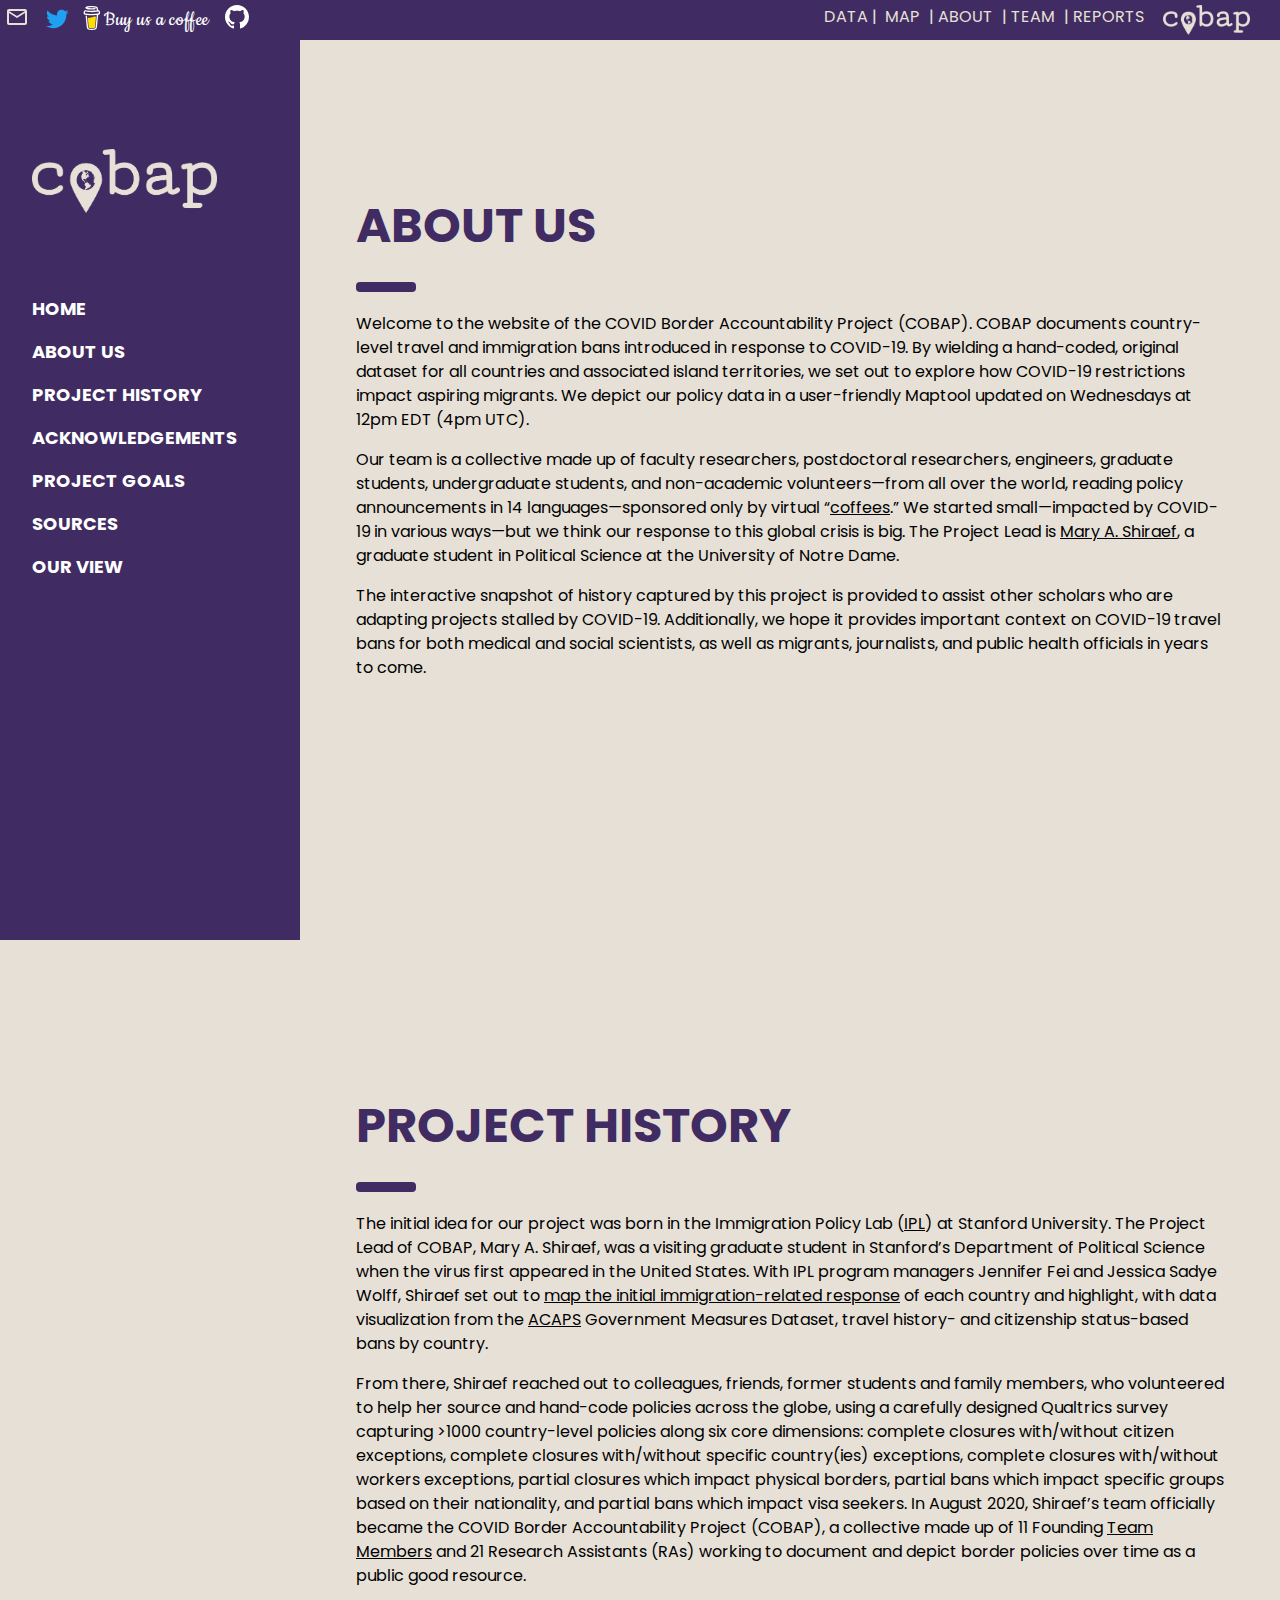
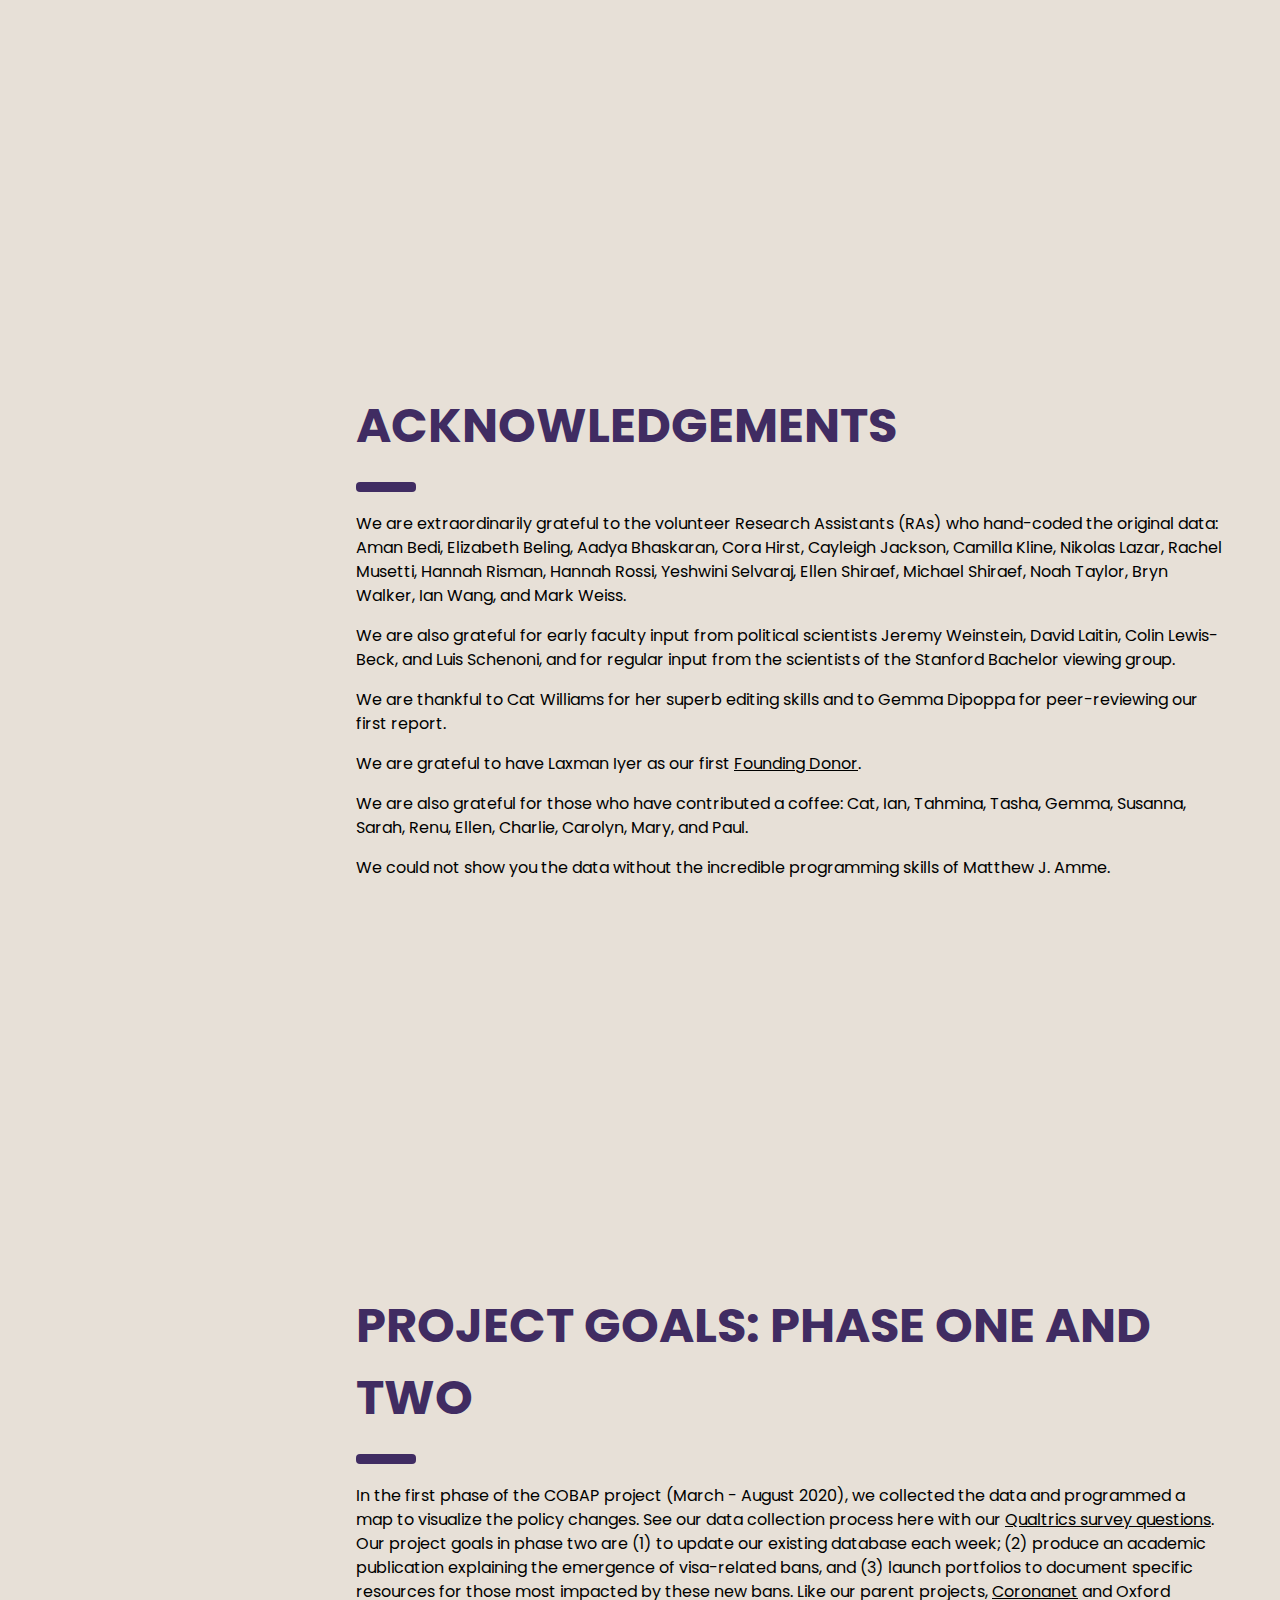
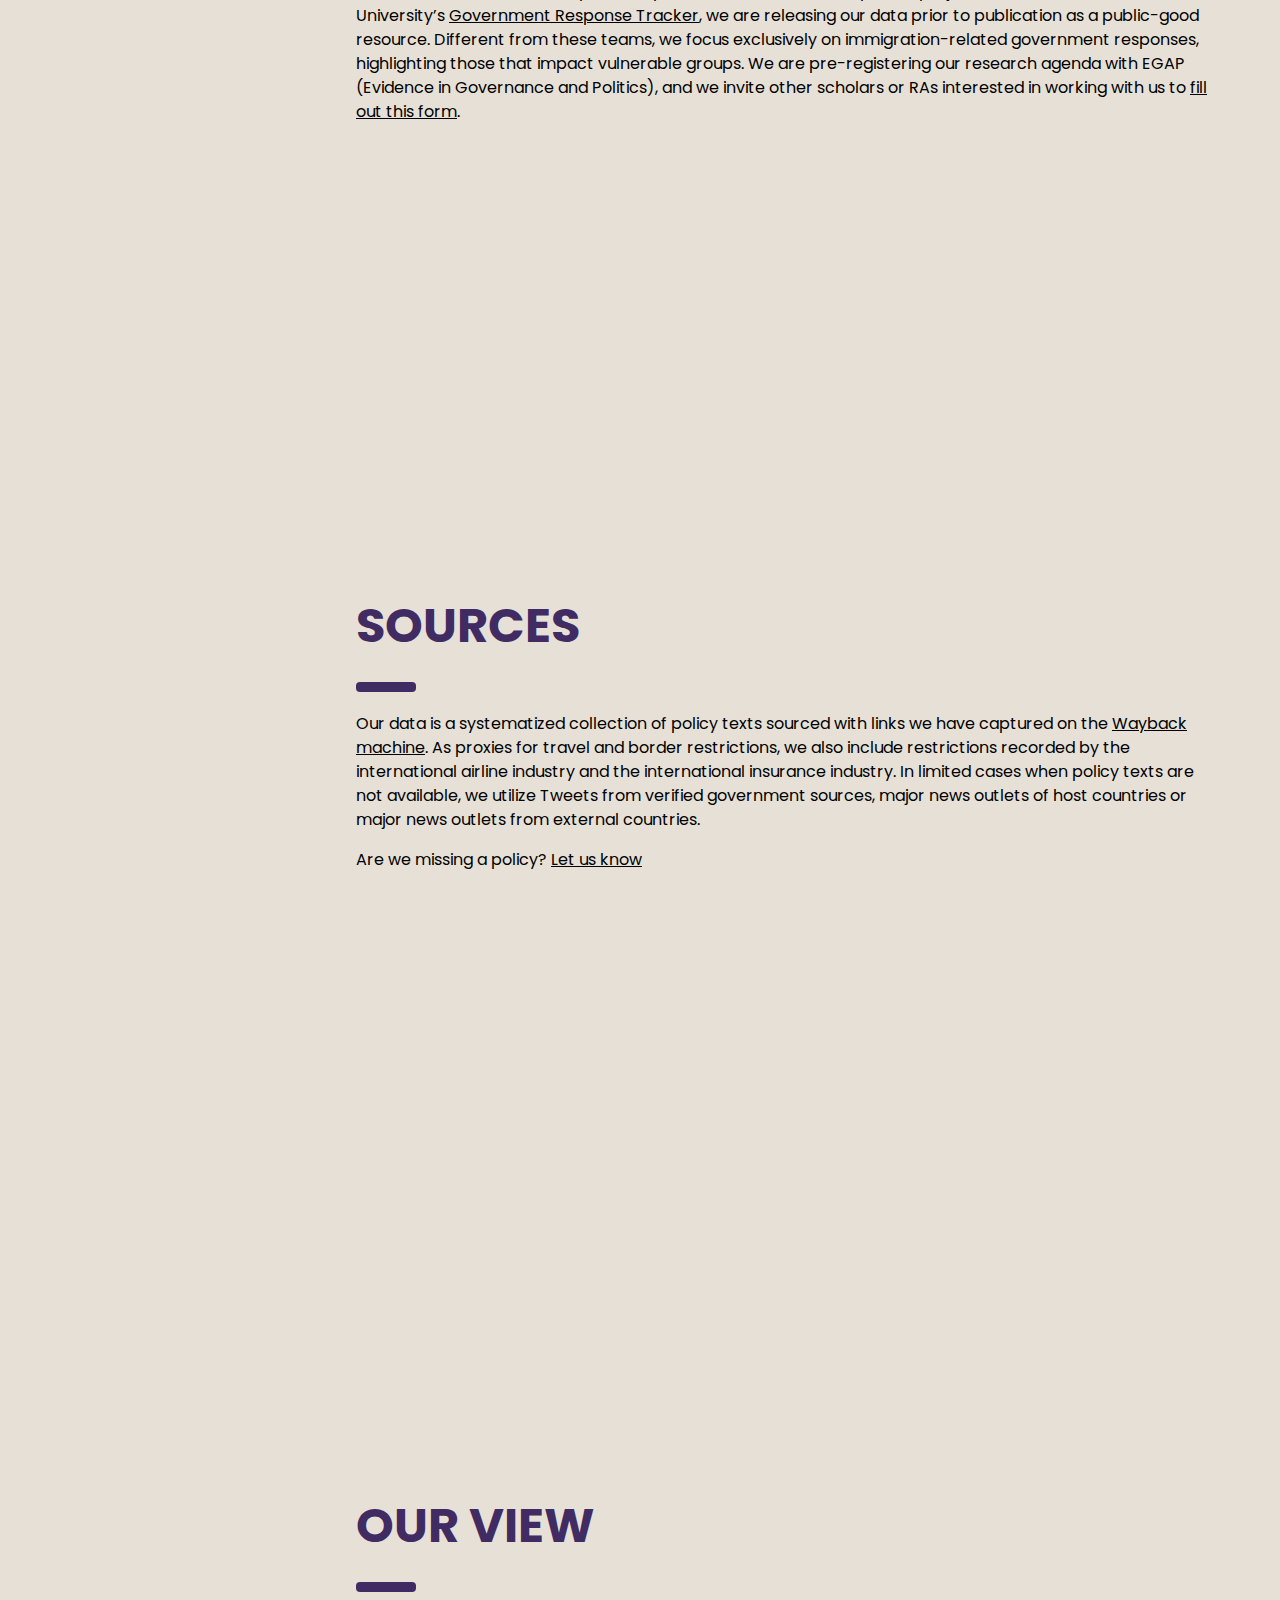
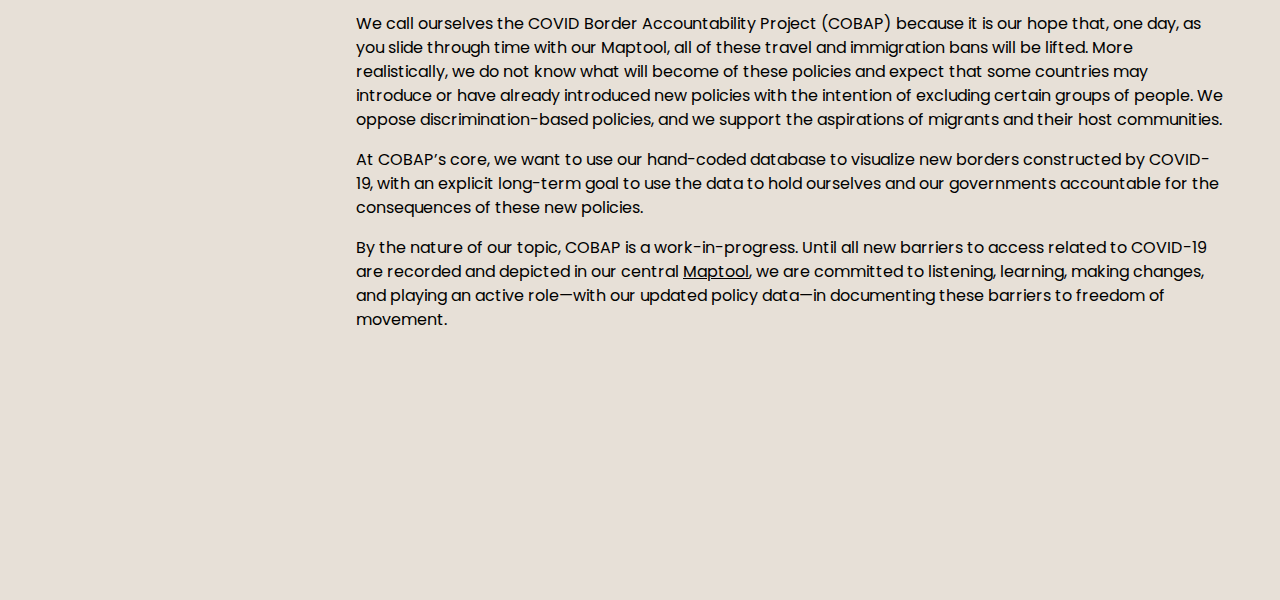
<file: website/about.html>
﻿<!DOCTYPE html>
<html lang="en">
<head>
<script async src="https://www.googletagmanager.com/gtag/js?id=UA-174539863-1"></script>
<script>
  window.dataLayer = window.dataLayer || [];
  function gtag(){dataLayer.push(arguments);}
  gtag('js', new Date());
  gtag('config', 'UA-174539863-1');
</script>
<title>Covid Border Accountability Project</title>
<meta charset="UTF-8">
<link rel="icon" href="favicon.png">
<meta class="top" name="viewport" content="width=device-width, initial-scale=1">
<link rel="stylesheet" href="w3.css">
<link rel="stylesheet" href="https://fonts.googleapis.com/css?family=Poppins">
<script src="https://code.jquery.com/jquery-3.5.1.min.js"></script>
<script> 
$(function(){
  $("#topbar").load("navbar.html"); 
  $("#modal").load("modal.html"); 
});
</script>
    <style>
 @media only screen and (max-width: 600px) {
            .w3-main {
                font-size: 14px;
            }
            h1 {
                font-size: 26px;
            }
            h2 {
                font-size: 22px;
            }
            h3 {
                font-size: 20px;
            }
            h4 {
                font-size: 18px;
            }
            h5 {
                font-size: 16px;
            }
            .w3-container {
            height:unset;
            }

        }

    </style>
</head>
<body>
<div id="modal" class="modal"></div>
<div class="topbar" id="topbar"></div>
<nav class="w3-sidebar w3-purple w3-collapse w3-top w3-large w3-padding" style="z-index:3;width:300px;font-weight:bold;" id="mySidebar"><br>
  <a href="javascript:void(0)" onclick="w3_close()" class="w3-button w3-hide-large w3-display-topleft" style="width:100%;font-size:22px">Close Menu</a>
  <div class="w3-container-side">
    <h3 class="w3-padding-64"><img src='logoim.png' style='width:185px'></h3>
  </div>
  <div class="w3-bar-block">
    <a href="index.html" onclick="w3_close()" class="w3-bar-item w3-button w3-hover-white">HOME</a> 
    <a href="#aboutus" onclick="w3_close()" class="w3-bar-item w3-button w3-hover-white">ABOUT US</a> 
    <a href="#projecthistory" onclick="w3_close()" class="w3-bar-item w3-button w3-hover-white">PROJECT HISTORY</a> 
    <a href="#ack" onclick="w3_close()" class="w3-bar-item w3-button w3-hover-white">ACKNOWLEDGEMENTS</a> 
    <a href="#goals" onclick="w3_close()" class="w3-bar-item w3-button w3-hover-white">PROJECT GOALS</a> 
    <a href="#sources" onclick="w3_close()" class="w3-bar-item w3-button w3-hover-white">SOURCES</a>
    <a href="#view" onclick="w3_close()" class="w3-bar-item w3-button w3-hover-white">OUR VIEW</a>
  </div>
</nav>
<header class="w3-container-side w3-top w3-hide-large w3-purple w3-xlarge w3-padding">
  <a href="javascript:void(0)" class="w3-button w3-purple w3-margin-right" onclick="w3_open()">☰</a>
  <span><img src='logoim.png' style='width:185px'></span>
</header>
<div class="w3-overlay w3-hide-large" onclick="w3_close()" style="cursor:pointer" title="close side menu" id="myOverlay"></div>
<div class="w3-main" style="margin-left:340px;margin-right:40px">

     <a class="top" name="aboutus"></a>
  <div class="w3-container" id="services" >
    <h1 class="w3-xxxlarge w3-text-purple"><b>ABOUT US</b></h1>
    <hr style="width:50px;border:5px solid #402c62; background-color: #402c62;" class="w3-round">
    <p>Welcome to the website of the COVID Border Accountability Project (COBAP). COBAP documents country-level travel and immigration bans introduced in response to COVID-19. By wielding a hand-coded, original dataset for all countries and associated island territories, we set out to explore how COVID-19 restrictions impact aspiring migrants. We depict our policy data in a user-friendly Maptool updated on Wednesdays at 12pm EDT (4pm UTC).  </p>
    <p>Our team is a collective made up of faculty researchers, postdoctoral researchers, engineers, graduate students, undergraduate students, and non-academic volunteers—from all over the world, reading policy announcements in 14 languages—sponsored only by virtual “<a href="https://www.buymeacoffee.com/IaTftgN" target="_blank" rel="noopener noreferrer">coffees</a>.” We started small—impacted by COVID-19 in various ways—but we think our response to this global crisis is big. The Project Lead is <a href="https://politicalscience.nd.edu/people/students/mary-a-shiraef/" target="_blank" rel="noopener noreferrer">Mary A. Shiraef</a>, a graduate student in Political Science at the University of Notre Dame. 
</p>
    <p>The interactive snapshot of history captured by this project is provided to assist other scholars who are adapting projects stalled by COVID-19. Additionally, we hope it provides important context on COVID-19 travel bans for both medical and social scientists, as well as migrants, journalists, and public health officials in years to come.</p>
  </div> 
    <a class="top" name="projecthistory"></a>
  <div class="w3-container" id="projecthistory" >
    <h1 class="w3-xxxlarge w3-text-purple"><b>PROJECT HISTORY</b></h1>
    <hr style="width:50px;border:5px solid #402c62; background-color: #402c62;" class="w3-round">
    <p>The initial idea for our project was born in the Immigration Policy Lab (<a href="https://immigrationlab.org/" target="_blank" rel="noopener noreferrer">IPL</a>) at Stanford University. The Project Lead of COBAP, Mary A. Shiraef, was a visiting graduate student in Stanford’s Department of Political Science when the virus first appeared in the United States. With IPL program managers Jennifer Fei and Jessica Sadye Wolff, Shiraef set out to <a href="https://immigrationlab.org/2020/06/26/will-covid-19-harden-worlds-borders/">map the initial immigration-related response</a> of each country and highlight, with data visualization from the <a href="https://www.acaps.org/" target="_blank" rel="noopener noreferrer">ACAPS</a> Government Measures Dataset, travel history- and citizenship status-based bans by country.</p> 
    <p>From there, Shiraef reached out to colleagues, friends, former students and family members, who volunteered to help her source and hand-code policies across the globe, using a carefully designed Qualtrics survey capturing >1000 country-level policies along six core dimensions: complete closures with/without citizen exceptions, complete closures with/without specific country(ies) exceptions, complete closures with/without workers exceptions, partial closures which impact physical borders, partial bans which impact specific groups based on their nationality, and partial bans which impact visa seekers. In August 2020, Shiraef’s team officially became the COVID Border Accountability Project (COBAP), a collective made up of 11 Founding <a href="team.html">Team Members</a> and 21 Research Assistants (RAs) working to document and depict border policies over time as a public good resource.</p>
  </div> 
    <a class="top" name="ack"></a>
    <div class="w3-container" id="ack">
        <h1 class="w3-xxxlarge w3-text-purple" style="overflow-wrap: break-word;"><b>ACKNOWLEDGEMENTS</b></h1>
        <hr style="width:50px;border:5px solid #402c62; background-color: #402c62;" class="w3-round">
        <p>We are extraordinarily grateful to the volunteer Research Assistants (RAs) who hand-coded the original data: Aman Bedi, Elizabeth Beling, Aadya Bhaskaran, Cora Hirst, Cayleigh Jackson, Camilla Kline, Nikolas Lazar, Rachel Musetti, Hannah Risman, Hannah Rossi, Yeshwini Selvaraj, Ellen Shiraef, Michael Shiraef, Noah Taylor, Bryn Walker, Ian Wang, and Mark Weiss.</p>
        <p>We are also grateful for early faculty input from political scientists Jeremy Weinstein, David Laitin, Colin Lewis-Beck, and Luis Schenoni, and for regular input from the scientists of the Stanford Bachelor viewing group.</p>
        <p>We are thankful to Cat Williams for her superb editing skills and to Gemma Dipoppa for peer-reviewing our first report.</p>
        <p>We are grateful to have Laxman Iyer as our first <a href="https://www.buymeacoffee.com/p/108093" target="_blank" rel="noopener noreferrer">Founding Donor</a>.</p>
        <p>We are also grateful for those who have contributed a coffee: Cat, Ian, Tahmina, Tasha, Gemma, Susanna, Sarah, Renu, Ellen, Charlie, Carolyn, Mary, and Paul. </p>
        <p>We could not show you the data without the incredible programming skills of Matthew J. Amme.</p>
    </div> 
    <a class="top" name="goals"></a>
  <div class="w3-container" id="services" >
    <h1 class="w3-xxxlarge w3-text-purple"><b>PROJECT GOALS: PHASE ONE AND TWO</b></h1>
    <hr style="width:50px;border:5px solid #402c62; background-color: #402c62;" class="w3-round">
    <p>In the first phase of the COBAP project (March - August 2020), we collected the data and programmed a map to visualize the policy changes. See our data collection process here with our <a href="https://docs.google.com/document/d/1ZNf4IMg5D4iF7lzAE5LD_BBXPcngSSUPIM_eaQhwJOs/edit?usp=sharing" target="_blank" rel="noopener noreferrer">Qualtrics survey questions</a>. Our project goals in phase two are (1) to update our existing database each week; (2) produce an academic publication explaining the emergence of visa-related bans, and (3) launch portfolios to document specific resources for those most impacted by these new bans. Like our parent projects, <a href="https://www.coronanet-project.org/download.html" target="_blank" rel="noopener noreferrer">Coronanet</a> and Oxford University’s <a href="https://www.bsg.ox.ac.uk/research/research-projects/coronavirus-government-response-tracker" target="_blank" rel="noopener noreferrer">Government Response Tracker</a>, we are releasing our data prior to publication as a public-good resource. Different from these teams, we focus exclusively on immigration-related government responses, highlighting those that impact vulnerable groups. We are pre-registering our research agenda with EGAP (Evidence in Governance and Politics), and we invite other scholars or RAs interested in working with us to <a href="https://docs.google.com/forms/d/1ID8TwYqmfEQvjuR-CaFphhzL_9uAA6uTem7jnYPxsTA/edit" target="_blank" rel="noopener noreferrer">fill out this form</a>.</p>
  </div> 
    <a class="top" name="sources"></a>
    <div class="w3-container" id="services" >
    <h1 class="w3-xxxlarge w3-text-purple"><b>SOURCES</b></h1>
    <hr style="width:50px;border:5px solid #402c62; background-color: #402c62;" class="w3-round">
    <p>Our data is a systematized collection of policy texts sourced with links we have captured on the <a href="https://archive.org/web/" target="_blank" rel="noopener noreferrer">Wayback machine</a>. As proxies for travel and border restrictions, we also include restrictions recorded by the international airline industry and the international insurance industry. In limited cases when policy texts are not available, we utilize Tweets from verified government sources, major news outlets of host countries or major news outlets from external countries.</p>
    <p>Are we missing a policy? <a href="https://docs.google.com/forms/d/1OGd-56pqT0iRPGv6iJdTnIWWI5vkbF2faAnTz5sDNxI/edit" target="_blank" rel="noopener noreferrer">Let us know</a></p>
  </div> 
    <a class="top" name="view"></a>
    <div class="w3-container" id="services" >
    <h1 class="w3-xxxlarge w3-text-purple"><b>OUR VIEW</b></h1>
    <hr style="width:50px;border:5px solid #402c62; background-color: #402c62;" class="w3-round">
    <p>We call ourselves the COVID Border Accountability Project (COBAP) because it is our hope that, one day, as you slide through time with our Maptool, all of these travel and immigration bans will be lifted. More realistically, we do not know what will become of these policies and expect that some countries may introduce or have already introduced new policies with the intention of excluding certain groups of people. We oppose discrimination-based policies, and we support the aspirations of migrants and their host communities.</p>

    <p>At COBAP’s core, we want to use our hand-coded database to visualize new borders constructed by COVID-19, with an explicit long-term goal to use the data to hold ourselves and our governments accountable for the consequences of these new policies.</p>

    <p>By the nature of our topic, COBAP is a work-in-progress. Until all new barriers to access related to COVID-19 are recorded and depicted in our central <a href="index.html">Maptool</a>, we are committed to listening, learning, making changes, and playing an active role—with our updated policy data—in documenting these barriers to freedom of movement.</p>
  </div>
</div>
<script>
function w3_open() {
  document.getElementById("mySidebar").style.display = "block";
  document.getElementById("myOverlay").style.display = "block";
}

function w3_close() {
  document.getElementById("mySidebar").style.display = "none";
  document.getElementById("myOverlay").style.display = "none";
}
</script>
</body>
</html>
</file>
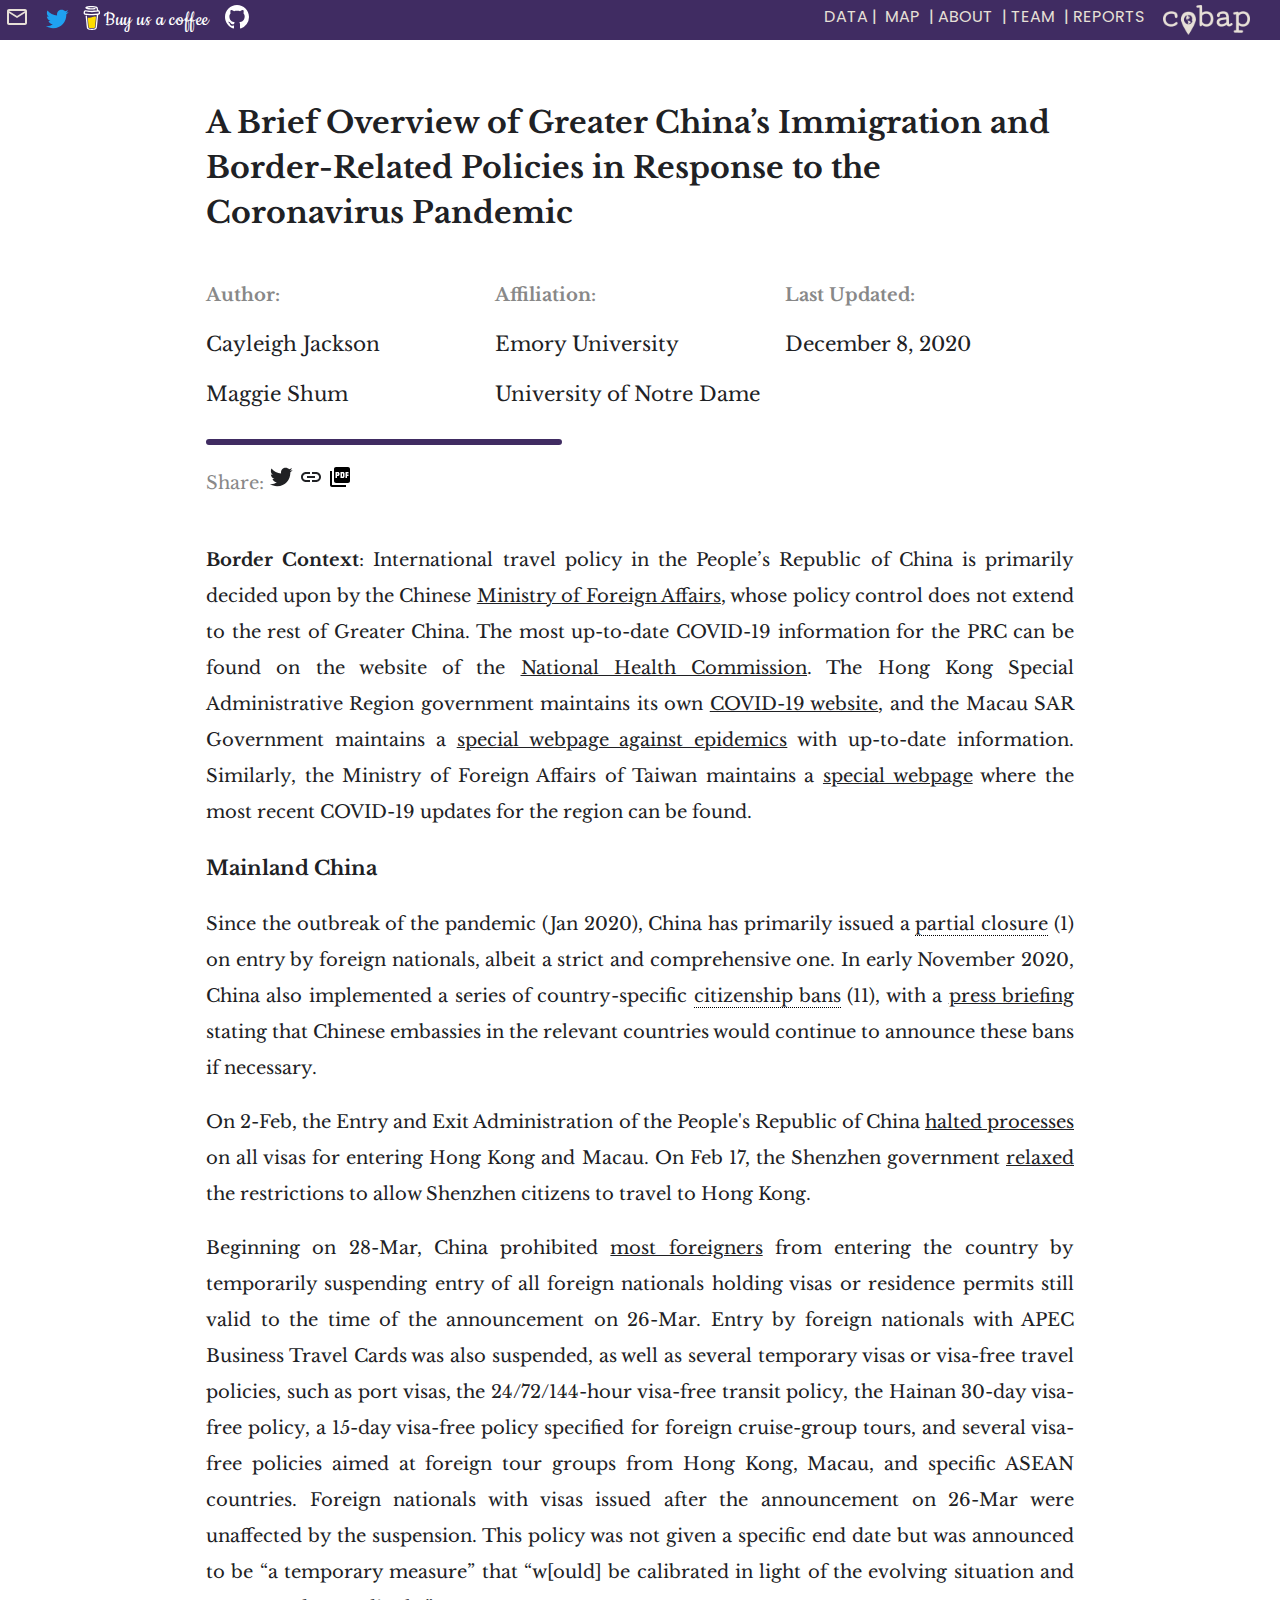
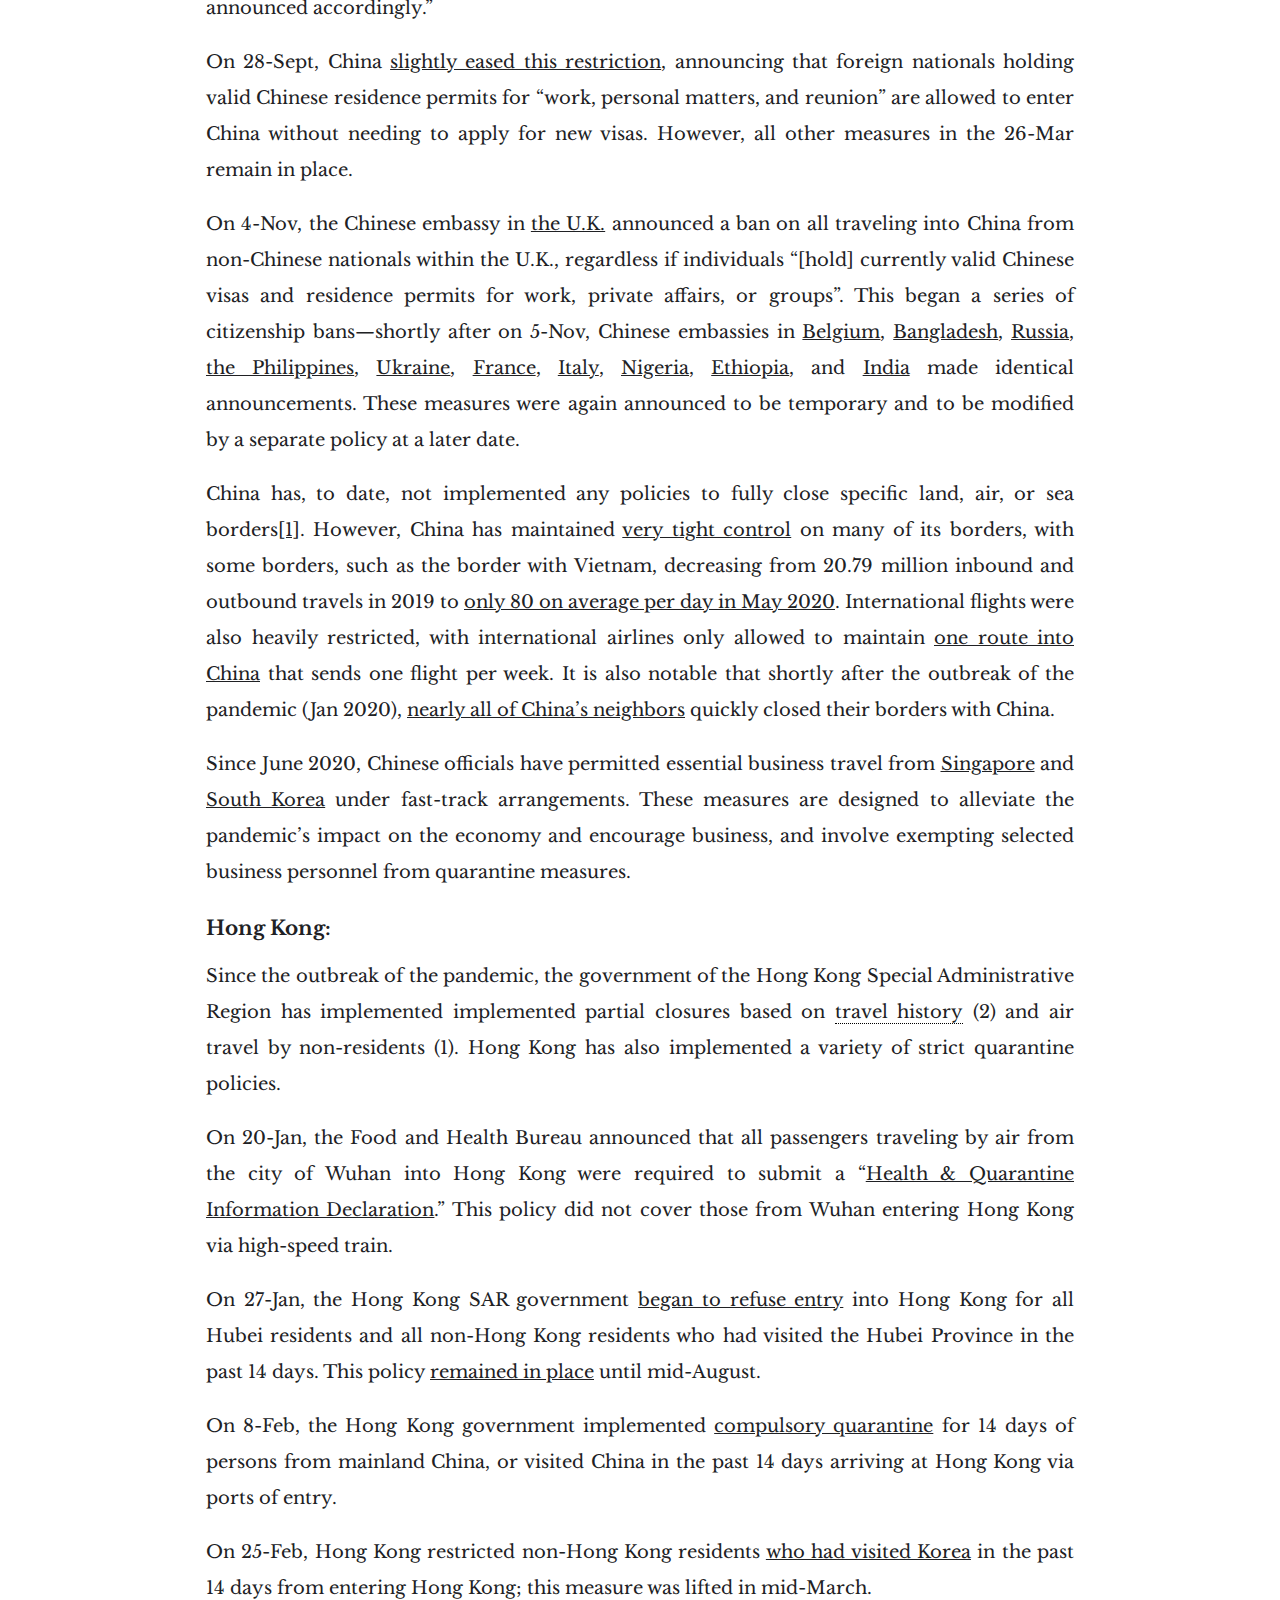
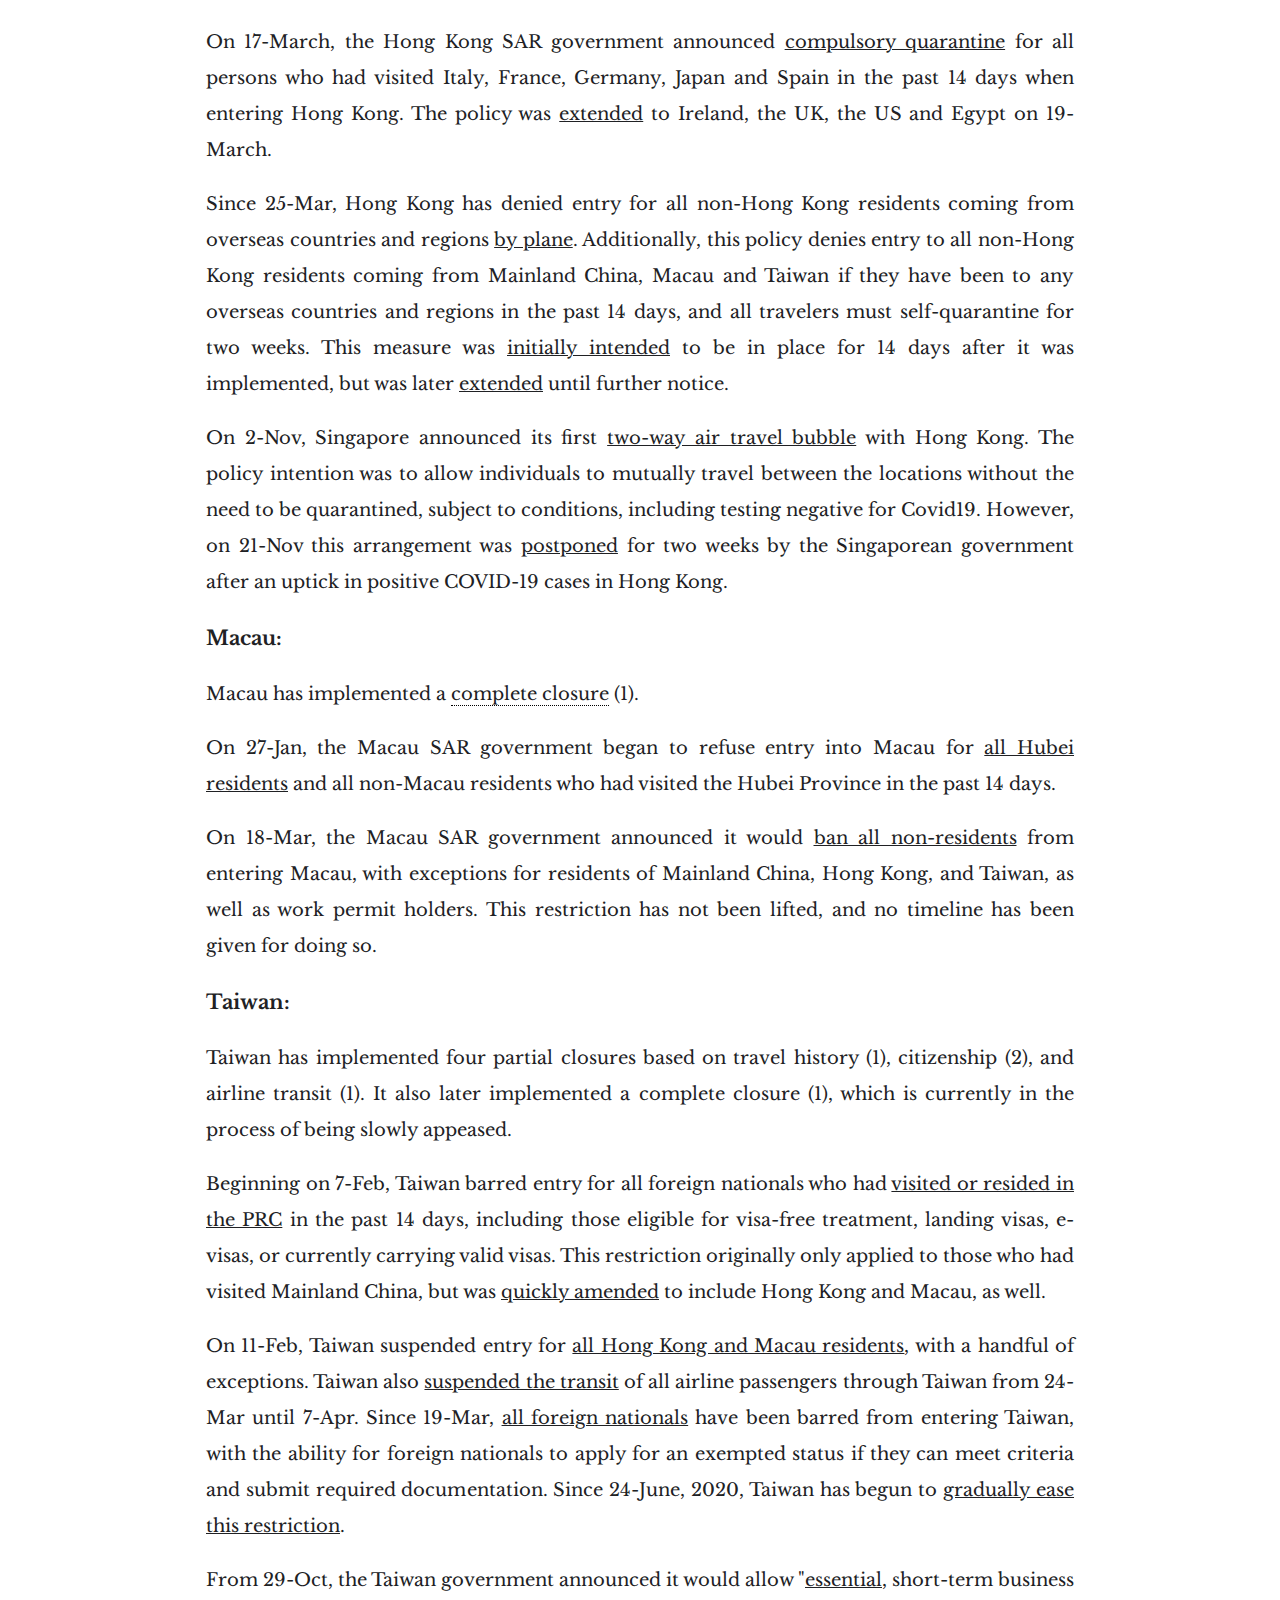
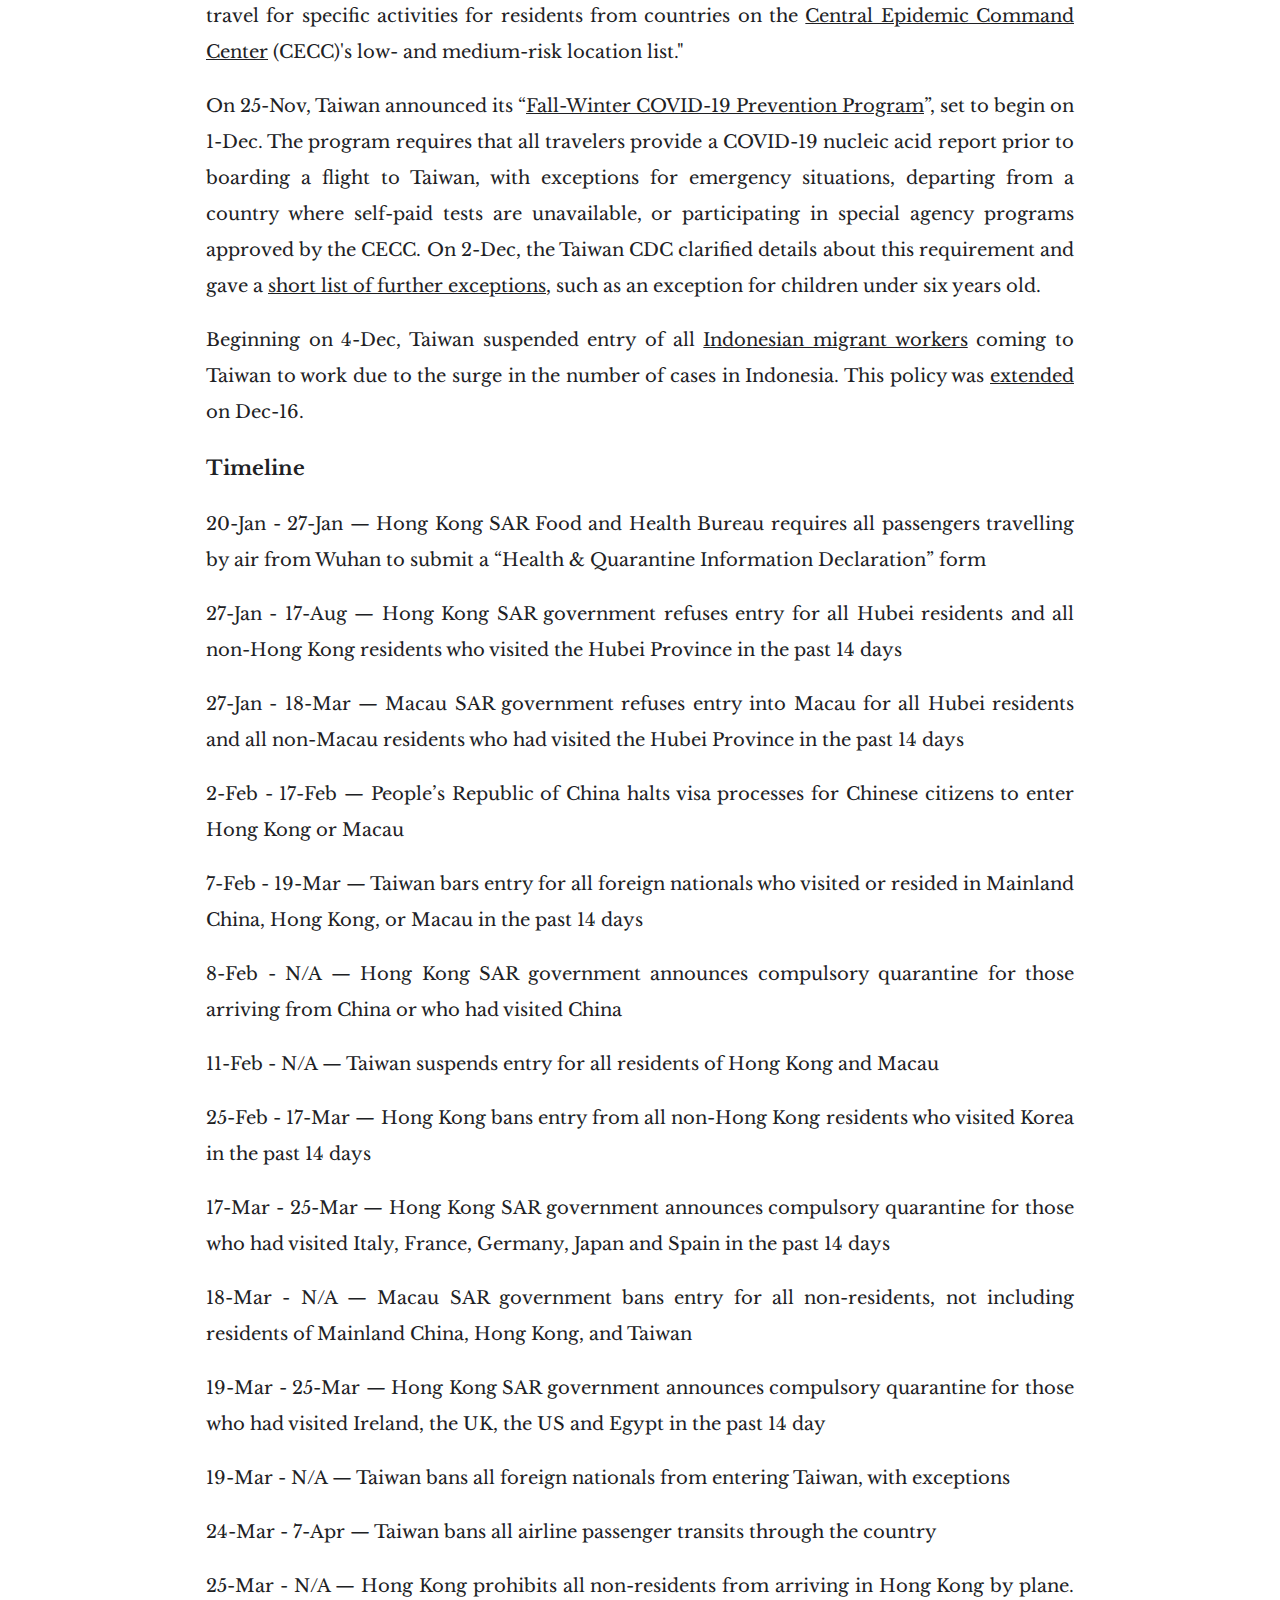
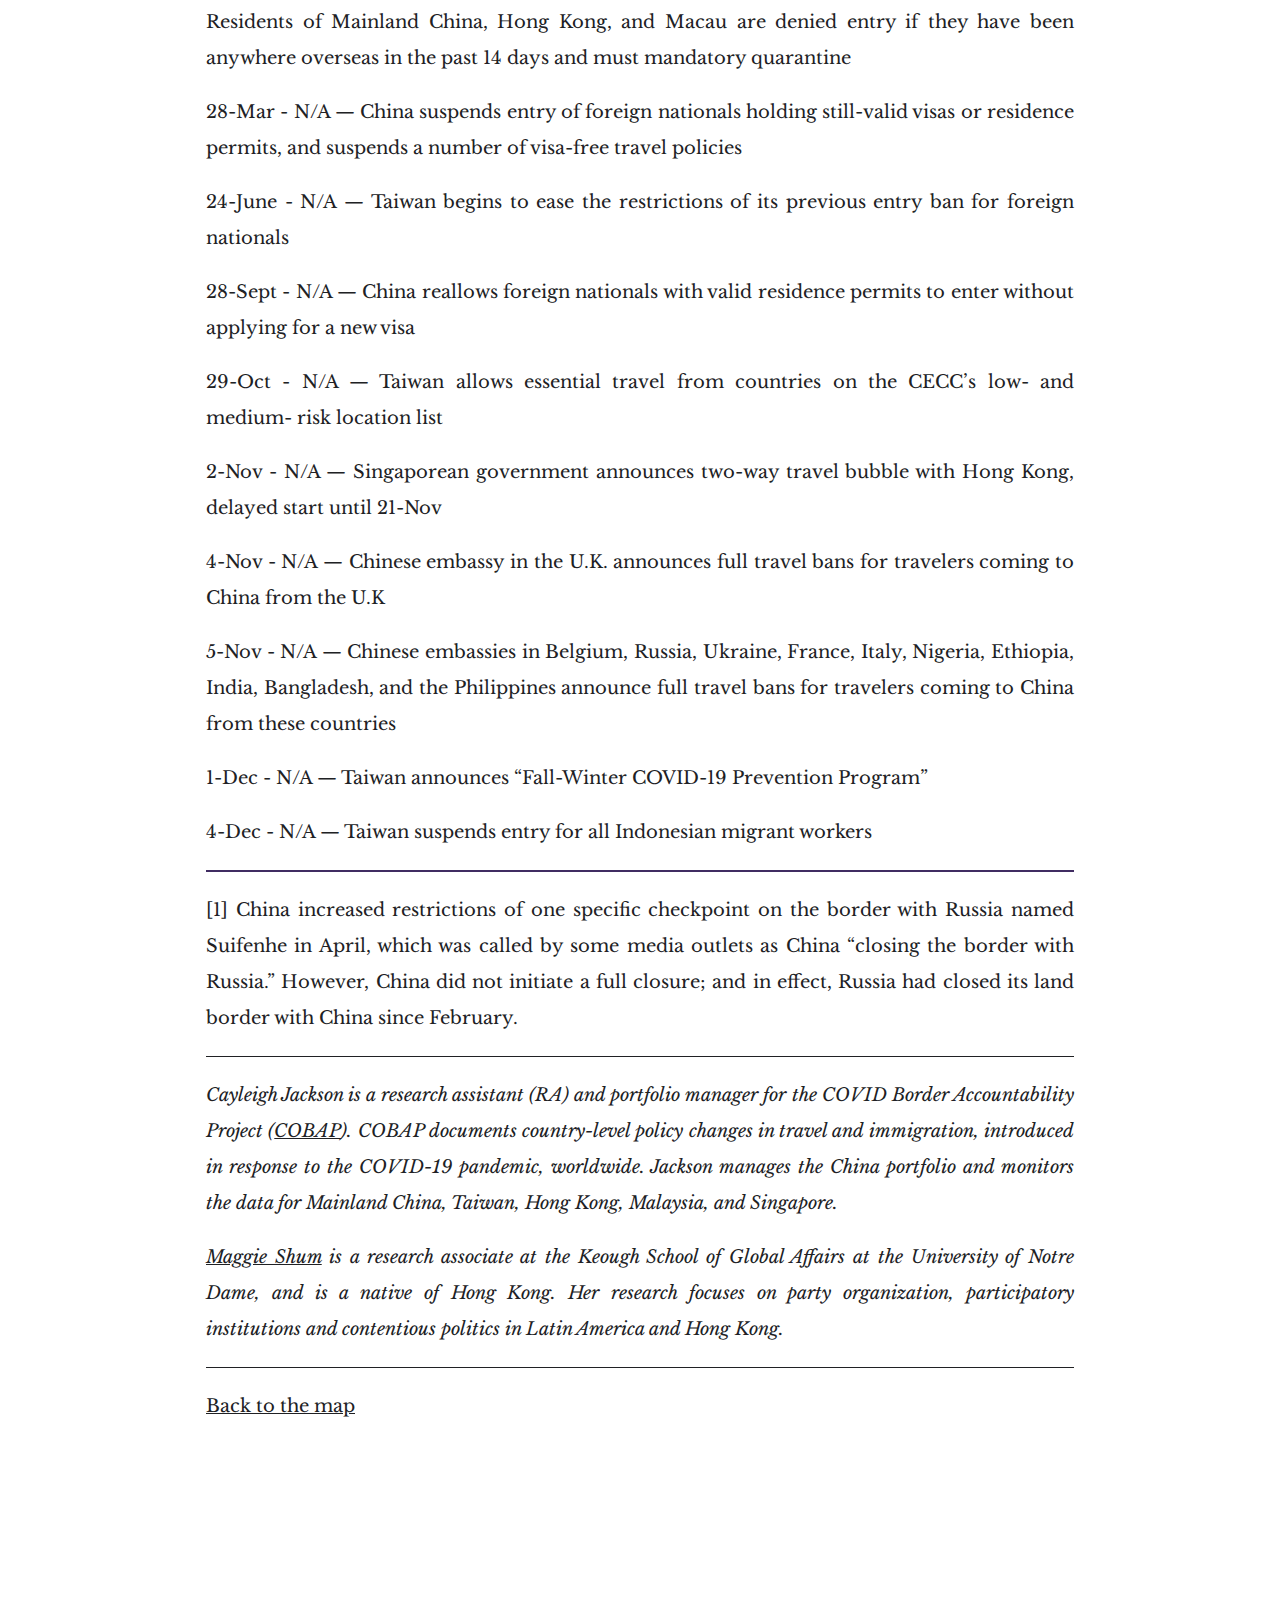
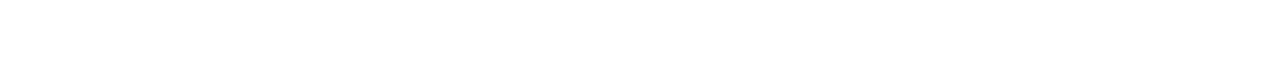
<file: website/greaterchinareport.html>
﻿<!DOCTYPE html>
<html lang="en">
<head>
    <script async src="https://www.googletagmanager.com/gtag/js?id=UA-174539863-1"></script>
    <script>
  window.dataLayer = window.dataLayer || [];
  function gtag(){dataLayer.push(arguments);}
  gtag('js', new Date());
  gtag('config', 'UA-174539863-1');
    </script>
    <title>Covid Border Accountability Project</title>
    <meta charset="UTF-8">
    <link rel="icon" href="favicon.png">
    <meta class="top" name="viewport" content="width=device-width, initial-scale=1">
    <link rel="stylesheet" href="w3.css">
    <link rel="stylesheet" href="https://fonts.googleapis.com/css?family=Poppins">
    <link rel="stylesheet" href="https://fonts.googleapis.com/css?family=Libre+Baskerville">
    <script src="https://code.jquery.com/jquery-3.5.1.min.js"></script>
    <script>

$(function(){
  $("#topbar").load("navbar.html");
  $("#modal").load("modal.html");
});
    </script>
<script>
 function copysharelink() {
  var copyText = document.getElementById("sharelink");
  document.getElementById("sharelink").readOnly = false;
  copyText.select();
  copyText.setSelectionRange(0, 99999); /*For mobile devices*/
  document.getElementById("sharelink").readOnly = true;
  document.execCommand("copy");
  document.getElementById("sharetooltext").innerHTML = 'Copied!'
}


</script>
</head>
<body>
    <div id="modal" class="modal"></div>
    <div class="topbar" id="topbar"></div>
    <style>
        body {
            color: #202124;
            background-color: #fff;
            text-align: justify;
        }
        h1, h2, h3, h4, h5, h6 {
            font-family: Baskerville,'Libre Baskerville',sans-serif;
            font-weight: 400;
            margin: 10px 0
        }
        .w3-main {
            font-size: 18px;
            margin-left: auto;
            margin-right: auto;
            width: 900px;
            max-width: 100vw;
            font-family: Baskerville,'Libre Baskerville',sans-serif;
        }
        .maincontent {
            line-height: 2;
        }
        @media only screen and (max-width: 600px) {
            .w3-main {
                font-size: 14px;
            }
            h1 {
                font-size: 26px;
            }
            h2 {
                font-size: 22px;
            }
            h3 {
                font-size: 20px;
            }
            h4 {
                font-size: 18px;
            }
            h5 {
                font-size: 16px;
            }
        }
        .tooltip {
            position: relative;
            display: inline;
            border-bottom: 1px dotted black;

        }
              .sharetooltip {
            position: relative;
            display: inline;
        }
        .sharetooltip .tooltiptext {
                visibility: hidden;
                background-color: black;
                top: -5px;
                left: 105%;
                width: 150px;
                color: #fff;
                text-align: left;
                padding: 5px 5px;
                border-radius: 6px;
                position: absolute;
                font-size: 14px;
                z-index: 1;
            }

            .sharetooltip:hover .tooltiptext {
                visibility: visible;
            }


            .tooltip .tooltiptext {
                visibility: hidden;
                background-color: black;
                bottom: 100%;
                left: 50%;
                margin-left: -30vh; 
                width: 60vh;
                color: #fff;
                text-align: center;
                padding: 15px;
                border-radius: 6px;
                position: absolute;
                font-size: 16px;
                z-index: 1;
            }

            .tooltip:hover .tooltiptext {
                visibility: visible;
            }
    </style>
    <div class="w3-main">
        <a class="top" name="usa"></a>
        <div class="w3-container" id="services" style="height:unset; padding-bottom:250px;padding-top:10vh">

            <h2 style="font-weight: bold;text-align: initial;">A Brief Overview of Greater China’s Immigration and Border-Related Policies in Response to the Coronavirus Pandemic</h2>
            <br />
            <div class="subtitle" style="display: inline-grid;   width:100%;     grid-template-columns: 1fr 1fr 1fr;        ">
                <h5 style="font-weight:bold; color:#888">Author:</h5>
                <h5 style="font-weight:bold; color:#888">Affiliation:</h5>
                <h5 style="font-weight:bold; color:#888">Last Updated:</h5>
                <h4>Cayleigh Jackson</h4>
                <h4>Emory University</h4>
                <h4>December 8, 2020</h4>
                <h4>Maggie Shum</h4>
                <h4>University of Notre Dame</h4>
                <h4></h4>
            </div>

            <hr style="width:350px;border:3px solid #402c62; background-color: #402c62;" class="w3-round">
        <div class="share" style="color:#888">
                Share: <a href="https://twitter.com/intent/tweet?url=https%3A%2F%2Fcovidborderaccountability.org/greaterchinareport.html&via=cobapteam" target="_blank" rel="noopener noreferrer"><svg xmlns="http://www.w3.org/2000/svg" width="24" height="24" viewBox="0 0 24 24" class="twtr-icon  twtr-color-fill--blue-dark  has-hover"> <path opacity="0" d="M0 0h24v24H0z"></path><path fill="#202124" d="M23.643 4.937c-.835.37-1.732.62-2.675.733.962-.576 1.7-1.49 2.048-2.578-.9.534-1.897.922-2.958 1.13-.85-.904-2.06-1.47-3.4-1.47-2.572 0-4.658 2.086-4.658 4.66 0 .364.042.718.12 1.06-3.873-.195-7.304-2.05-9.602-4.868-.4.69-.63 1.49-.63 2.342 0 1.616.823 3.043 2.072 3.878-.764-.025-1.482-.234-2.11-.583v.06c0 2.257 1.605 4.14 3.737 4.568-.392.106-.803.162-1.227.162-.3 0-.593-.028-.877-.082.593 1.85 2.313 3.198 4.352 3.234-1.595 1.25-3.604 1.995-5.786 1.995-.376 0-.747-.022-1.112-.065 2.062 1.323 4.51 2.093 7.14 2.093 8.57 0 13.255-7.098 13.255-13.254 0-.2-.005-.402-.014-.602.91-.658 1.7-1.477 2.323-2.41z"></path></svg></a><input style="overflow: hidden;height: 1px;width:1px;border:0;padding:0;"type="text" value="https://covidborderaccountability.org/greaterchinareport.html" id="sharelink" readonly>
                <span class="sharetooltip"><svg xmlns="http://www.w3.org/2000/svg" width="24" height="24" onclick="copysharelink()" style="cursor: pointer;" viewBox="0 0 24 24"><path fill="#202124" d="M3.9 12c0-1.71 1.39-3.1 3.1-3.1h4V7H7c-2.76 0-5 2.24-5 5s2.24 5 5 5h4v-1.9H7c-1.71 0-3.1-1.39-3.1-3.1zM8 13h8v-2H8v2zm9-6h-4v1.9h4c1.71 0 3.1 1.39 3.1 3.1s-1.39 3.1-3.1 3.1h-4V17h4c2.76 0 5-2.24 5-5s-2.24-5-5-5z"/></svg><span class="tooltiptext" id='sharetooltext'>Copy to Clipboard</span></span>
                <a href="reports/Greater+China+Research+Report+COBAP.pdf"><svg xmlns="http://www.w3.org/2000/svg" width="24" height="24" viewBox="0 0 24 24"><path d="M20 2H8c-1.1 0-2 .9-2 2v12c0 1.1.9 2 2 2h12c1.1 0 2-.9 2-2V4c0-1.1-.9-2-2-2zm-8.5 7.5c0 .83-.67 1.5-1.5 1.5H9v2H7.5V7H10c.83 0 1.5.67 1.5 1.5v1zm5 2c0 .83-.67 1.5-1.5 1.5h-2.5V7H15c.83 0 1.5.67 1.5 1.5v3zm4-3H19v1h1.5V11H19v2h-1.5V7h3v1.5zM9 9.5h1v-1H9v1zM4 6H2v14c0 1.1.9 2 2 2h14v-2H4V6zm10 5.5h1v-3h-1v3z"/></svg></a>
            </div>
            <br />
            <div class="maincontent">

                <div class="maincontent">
                    <p><b>Border Context</b>: International travel policy in the People’s Republic of China is primarily decided upon by the Chinese <a href="https://www.fmprc.gov.cn/mfa_eng/" target="_blank" rel="noopener noreferrer">Ministry of Foreign Affairs</a>, whose policy control does not extend to the rest of Greater China. The most up-to-date COVID-19 information for the PRC can be found on the website of the <a href="http://en.nhc.gov.cn/" target="_blank" rel="noopener noreferrer">National Health Commission</a>. The Hong Kong Special Administrative Region government maintains its own <a href="https://www.coronavirus.gov.hk/eng/index.html" target="_blank" rel="noopener noreferrer">COVID-19 website</a>, and the Macau SAR Government maintains a <a href="https://www.ssm.gov.mo/apps1/PreventCOVID-19/en.aspx#clg17458" target="_blank" rel="noopener noreferrer">special webpage against epidemics</a> with up-to-date information. Similarly, the Ministry of Foreign Affairs of Taiwan maintains a <a href="https://www.mofa.gov.tw/en/theme.aspx?n=635352E3900FFF8E&s=8A33013523400F35&sms=BCDE19B435833080" target="_blank" rel="noopener noreferrer">special webpage</a> where the most recent COVID-19 updates for the region can be found.</p>
                    <h4 style="font-weight:bold;">Mainland China</h4>

                    <p>Since the outbreak of the pandemic (Jan 2020), China has primarily issued a <span class="tooltip">partial closure<span class="tooltiptext">A new policy which restricts access of specific groups of people, whether by certain nationalities, travel histories; those entering through a specified land, sea or air border; OR all land borders closed OR all air borders closed OR all sea borders closed (but not all three)</span></span> (1) on entry by foreign nationals, albeit a strict and comprehensive one. In early November 2020, China also implemented a series of country-specific <span class="tooltip">citizenship bans<span class="tooltiptext">A partial closure which bans foreign nationals from one country or group of countries, e.g. "entry to the country is denied to foreign nationals from Austria, Belgium, and France"</span></span> (11), with a <a href="http://www.fmcoprc.gov.hk/chn/wjbfyrbt/t1829637.htm" target="_blank" rel="noopener noreferrer">press briefing</a> stating that Chinese embassies in the relevant countries would continue to announce these bans if necessary. </p>
                    <p>On 2-Feb, the Entry and Exit Administration of the People's Republic of China <a href="https://www.thestandnews.com/society/%E6%AD%A6%E6%BC%A2%E8%82%BA%E7%82%8E-%E5%85%A7%E5%9C%B0%E6%9A%AB%E5%81%9C%E5%AF%A9%E6%89%B9%E6%B8%AF%E6%BE%B3%E6%97%85%E9%81%8A%E7%B0%BD%E6%B3%A8-%E5%8C%85%E6%8B%AC%E8%87%AA%E7%94%B1%E8%A1%8C-%E4%B8%80%E5%91%A8%E4%B8%80%E8%A1%8C/" target="_blank" rel="noopener noreferrer">halted processes</a> on all visas for entering Hong Kong and Macau. On Feb 17, the Shenzhen government <a href="https://www.thestandnews.com/china/%E6%AD%A6%E6%BC%A2%E8%82%BA%E7%82%8E-%E6%B7%B1%E5%9C%B3%E6%81%A2%E5%BE%A9%E9%83%A8%E5%88%86%E8%B5%B4%E6%B8%AF%E7%B0%BD%E6%B3%A8-%E5%8C%85%E6%8B%AC%E6%8E%A2%E8%A6%AA%E5%B0%B1%E6%A5%AD%E5%9F%B9%E8%A8%93%E7%AD%89/" target="_blank" rel="noopener noreferrer">relaxed</a> the restrictions to allow Shenzhen citizens to travel to Hong Kong.</p>
                    <p>Beginning on 28-Mar, China prohibited <a href="https://web.archive.org/web/20200327173542/https:/www.fmprc.gov.cn/mfa_eng/wjbxw/t1761867.shtml" target="_blank" rel="noopener noreferrer">most foreigners</a> from entering the country by temporarily suspending entry of all foreign nationals holding visas or residence permits still valid to the time of the announcement on 26-Mar. Entry by foreign nationals with APEC Business Travel Cards was also suspended, as well as several temporary visas or visa-free travel policies, such as port visas, the 24/72/144-hour visa-free transit policy, the Hainan 30-day visa-free policy, a 15-day visa-free policy specified for foreign cruise-group tours, and several visa-free policies aimed at foreign tour groups from Hong Kong, Macau, and specific ASEAN countries. Foreign nationals with visas issued after the announcement on 26-Mar were unaffected by the suspension. This policy was not given a specific end date but was announced to be “a temporary measure” that “w[ould] be calibrated in light of the evolving situation and announced accordingly.”</p>
                    <p>On 28-Sept, China <a href="https://web.archive.org/web/20201001204634/https:/www.fmprc.gov.cn/mfa_eng/wjbxw/t1817370.shtml" target="_blank" rel="noopener noreferrer">slightly eased this restriction</a>, announcing that foreign nationals holding valid Chinese residence permits for “work, personal matters, and reunion” are allowed to enter China without needing to apply for new visas. However, all other measures in the 26-Mar remain in place.</p>
                    <p>On 4-Nov, the Chinese embassy in <a href="http://www.chinese-embassy.org.uk/chn/gdxw/t1829526.htm" target="_blank" rel="noopener noreferrer">the U.K.</a> announced a ban on all traveling into China from non-Chinese nationals within the U.K., regardless if individuals “[hold] currently valid Chinese visas and residence permits for work, private affairs, or groups”. This began a series of citizenship bans—shortly after on 5-Nov, Chinese embassies in <a href="http://be.chineseembassy.org/chn/lsfw/aqtx/t1829527.htm" target="_blank" rel="noopener noreferrer">Belgium</a>, <a href="http://bd.chineseembassy.org/chn/lsyw/lstx/t1829556.htm" target="_blank" rel="noopener noreferrer">Bangladesh</a>, <a href="http://ru.china-embassy.org/chn/fwzn/lsfws/zytz/t1829736.htm" target="_blank" rel="noopener noreferrer">Russia</a>, <a href="http://ph.chineseembassy.org/chn/sgdt/t1829558.htm" target="_blank" rel="noopener noreferrer">the Philippines</a>, <a href="http://ua.china-embassy.org/chn/zgsg/t1829631.htm" target="_blank" rel="noopener noreferrer">Ukraine</a>, <a href="http://www.amb-chine.fr/chn/sgxw/t1829691.htm" target="_blank" rel="noopener noreferrer">France</a>, <a href="http://it.china-embassy.org/chn/lstz/t1829700.htm" target="_blank" rel="noopener noreferrer">Italy</a>, <a href="http://ng.chineseembassy.org/chn/hzqzqw/t1829791.htm" target="_blank" rel="noopener noreferrer">Nigeria</a>, <a href="http://et.china-embassy.org/chn/lsxx/t1829801.htm" target="_blank" rel="noopener noreferrer">Ethiopia</a>, and <a href="http://in.china-embassy.org/chn/sgxw/t1829641.htm" target="_blank" rel="noopener noreferrer">India</a> made identical announcements. These measures were again announced to be temporary and to be modified by a separate policy at a later date. </p>
                    <p>China has, to date, not implemented any policies to fully close specific land, air, or sea borders<a href="#foot1">[1]</a>. However, China has maintained <a href="http://en.nhc.gov.cn/2020-04/09/c_78956.htm" target="_blank" rel="noopener noreferrer">very tight control</a> on many of its borders, with some borders, such as the border with Vietnam, decreasing from 20.79 million inbound and outbound travels in 2019 to <a href="http://en.nhc.gov.cn/2020-05/19/c_80298.htm" target="_blank" rel="noopener noreferrer">only 80 on average per day in May 2020</a>. International flights were also heavily restricted, with international airlines only allowed to maintain <a href="http://en.nhc.gov.cn/2020-03/27/c_78394.htm" target="_blank" rel="noopener noreferrer">one route into China</a> that sends one flight per week. It is also notable that shortly after the outbreak of the pandemic (Jan 2020), <a href="https://www.newsweek.com/china-neighbors-close-borders-coronavirus-sars-1484978" target="_blank" rel="noopener noreferrer">nearly all of China’s neighbors</a> quickly closed their borders with China.</p>
                    <p>Since June 2020, Chinese officials have permitted essential business travel from <a href="https://www.businesstraveller.com/business-travel/2020/06/14/the-singapore-china-fast-lane-for-essential-travel-key-facts/" target="_blank" rel="noopener noreferrer">Singapore</a> and <a href="https://www.straitstimes.com/asia/east-asia/over-1000-business-travellers-have-benefitted-from-fast-track-entry-deal-between" target="_blank" rel="noopener noreferrer">South Korea</a> under fast-track arrangements. These measures are designed to alleviate the pandemic’s impact on the economy and encourage business, and involve exempting selected business personnel from quarantine measures.</p>
                    <p>
                        <h4 style="font-weight:bold;">Hong Kong:</h4>
                        Since the outbreak of the pandemic, the government of the Hong Kong Special Administrative Region has implemented implemented partial closures based on <span class="tooltip">travel history<span class="tooltiptext">A partial closure which bans travelers who, regardless of nationality, have recently travelled  through or from a specified country or group of countries, e.g. for "All travelers who have been to or travelled through China, Hong Kong, Iran, Italy, and Japan are advised to not enter the country, and may be denied entry" </span></span> (2) and air travel by non-residents (1). Hong Kong has also implemented a variety of strict quarantine policies.
                    </p>
                    <p> On 20-Jan, the Food and Health Bureau announced that all passengers traveling by air from the city of Wuhan into Hong Kong were required to submit a “<a href="https://www.thestandnews.com/society/%E6%AD%A6%E6%BC%A2%E8%82%BA%E7%82%8E-%E6%98%8E%E8%B5%B7%E6%AD%A6%E6%BC%A2%E6%8A%B5%E6%B8%AF%E8%88%AA%E7%8F%AD%E6%97%85%E5%AE%A2%E9%A0%88%E5%A1%AB%E5%81%A5%E5%BA%B7%E7%94%B3%E5%A0%B1-%E4%B8%8D%E5%8C%85%E6%8B%AC%E8%A5%BF%E4%B9%9D%E9%AB%98%E9%90%B5%E7%AB%99%E7%AD%89%E9%99%B8%E8%B7%AF%E5%8F%A3%E5%B2%B8/" target="_blank" rel="noopener noreferrer">Health & Quarantine Information Declaration</a>.” This policy did not cover those from Wuhan entering Hong Kong via high-speed train.</p>
                    <p>On 27-Jan, the Hong Kong SAR government <a href="https://web.archive.org/web/20200305210651/https:/www.coronavirus.gov.hk/eng/inbound-travel.html" target="_blank" rel="noopener noreferrer">began to refuse entry</a> into Hong Kong for all Hubei residents and all non-Hong Kong residents who had visited the Hubei Province in the past 14 days. This policy <a href="https://web.archive.org/web/20200817142413/https:/www.coronavirus.gov.hk/eng/inbound-travel.html" target="_blank" rel="noopener noreferrer">remained in place</a> until mid-August.</p>
                    <p>On 8-Feb, the Hong Kong government implemented <a href="https://www.scmp.com/news/hong-kong/politics/article/3049238/coronavirus-mandatory-quarantine-anyone-arriving-hong-kong" target="_blank" rel="noopener noreferrer">compulsory quarantine</a> for 14 days of persons from mainland China, or visited China in the past 14 days arriving at Hong Kong via ports of entry.</p>
                    <p>On 25-Feb, Hong Kong restricted non-Hong Kong residents <a href="https://web.archive.org/web/20200305210651/https:/www.coronavirus.gov.hk/eng/inbound-travel.html" target="_blank" rel="noopener noreferrer">who had visited Korea</a> in the past 14 days from entering Hong Kong; this measure was lifted in mid-March. </p>
                    <p>On 17-March, the Hong Kong SAR government announced <a href="https://www.reuters.com/article/us-health-coronavirus-hongkong-eu/hong-kong-says-travelers-from-european-schengen-countries-to-undergo-quarantine-idUSKBN2102CD" target="_blank" rel="noopener noreferrer">compulsory quarantine</a> for all persons who had visited Italy, France, Germany, Japan and Spain in the past 14 days when entering Hong Kong. The policy was <a href="https://hongkongfp.com/2020/03/16/coronavirus-hong-kong-expands-quarantine-policy-arrivals-uk-us-ireland-egypt-imported-cases-detected/" target="_blank" rel="noopener noreferrer">extended</a> to Ireland, the UK, the US and Egypt on 19-March.</p>
                    <p>Since 25-Mar, Hong Kong has denied entry for all non-Hong Kong residents coming from overseas countries and regions <a href="https://web.archive.org/web/20200817142413/https:/www.coronavirus.gov.hk/eng/inbound-travel.html" target="_blank" rel="noopener noreferrer">by plane</a>. Additionally, this policy denies entry to all non-Hong Kong residents coming from Mainland China, Macau and Taiwan if they have been to any overseas countries and regions in the past 14 days, and all travelers must self-quarantine for two weeks. This measure was <a href="https://web.archive.org/web/20200324043054/https:/www.info.gov.hk/gia/general/202003/24/P2020032400050.htm" target="_blank" rel="noopener noreferrer">initially intended</a> to be in place for 14 days after it was implemented, but was later <a href="http://web.archive.org/web/20200421173518/https://www.info.gov.hk/gia/general/202004/06/P2020040600671.htm" target="_blank" rel="noopener noreferrer">extended</a> until further notice.</p>
                    <p>On 2-Nov, Singapore announced its first <a href="https://www.straitstimes.com/singapore/transport/spore-hk-set-to-launch-air-bubble-which-may-allow-leisure-travel-without-need" target="_blank" rel="noopener noreferrer">two-way air travel bubble</a> with Hong Kong. The policy intention was to allow individuals to mutually travel between the locations without the need to be quarantined, subject to conditions, including testing negative for Covid19. However, on 21-Nov this arrangement was <a href="https://www.npr.org/sections/coronavirus-live-updates/2020/11/21/937503634/air-travel-bubble-with-singapore-delayed-amid-covid-19-spike-in-hong-kong" target="_blank" rel="noopener noreferrer">postponed</a> for two weeks by the Singaporean government after an uptick in positive COVID-19 cases in Hong Kong.</p>

                    <h4 style="font-weight:bold;">Macau:</h4>
                    <p>Macau has implemented a <span class="tooltip">complete closure<span class="tooltiptext">A new policy in which all newcomers are banned from all ports of entry - AIR, LAND, and SEA - with limited exceptions, including citizens, nationals from a specified country or set of up to 10 countries, and/or essential reasons, e.g. health emergencies, extreme humanitarian/diplomatic reasons, dignitaries, cargo flights, commercial transport, essential deliveries, permanent residents, existing visa holders, and family members of citizens</span></span> (1).</p>
                    <p>On 27-Jan, the Macau SAR government began to refuse entry into Macau for <a href="https://www.channelnewsasia.com/news/asia/wuhan-virus-macau-deny-entry-hubei-visitors-china-hong-kong-12358010" target="_blank" rel="noopener noreferrer">all Hubei residents</a> and all non-Macau residents who had visited the Hubei Province in the past 14 days.</p>
                    <p>On 18-Mar, the Macau SAR government announced it would <a href="https://web.archive.org/web/20200320093358/https:/www.gov.mo/en/news/123667/" target="_blank" rel="noopener noreferrer">ban all non-residents</a> from entering Macau, with exceptions for residents of Mainland China, Hong Kong, and Taiwan, as well as work permit holders. This restriction has not been lifted, and no timeline has been given for doing so.</p>


                    <h4 style="font-weight:bold;">Taiwan:</h4>
                    <p>
                        Taiwan has implemented four partial closures based on travel history (1), citizenship (2), and airline transit (1). It also later implemented a complete closure (1), which is currently in the process of being slowly appeased.
                    </p>

                    <p>Beginning on 7-Feb, Taiwan barred entry for all foreign nationals who had <a href="https://web.archive.org/web/20200611063457/https:/www.mofa.gov.tw/en/News_Content.aspx?n=539A9A50A5F8AF9E&sms=37B41539382B84BA&s=B15583048219C198" target="_blank" rel="noopener noreferrer">visited or resided in the PRC</a> in the past 14 days, including those eligible for visa-free treatment, landing visas, e-visas, or currently carrying valid visas. This restriction originally only applied to those who had visited Mainland China, but was <a href="https://web.archive.org/web/20200611061450/https:/www.mofa.gov.tw/en/News_Content.aspx?n=539A9A50A5F8AF9E&sms=37B41539382B84BA&s=EFB88BECEB5CCC92" target="_blank" rel="noopener noreferrer">quickly amended</a> to include Hong Kong and Macau, as well. </p>

                    <p>On 11-Feb, Taiwan suspended entry for <a href="https://www.mac.gov.tw/en/News_Content.aspx?n=2BA0753CBE348412&sms=E828F60C4AFBAF90&s=0F2D2B8E7DA6EC5B" target="_blank" rel="noopener noreferrer">all Hong Kong and Macau residents</a>, with a handful of exceptions. Taiwan also <a href="https://web.archive.org/web/20200417082908/https:/www.cdc.gov.tw/En/Bulletin/Detail/_4X1IrBQkPHiaVGm2T2A5g?typeid=158" target="_blank" rel="noopener noreferrer">suspended the transit</a> of all airline passengers through Taiwan from 24-Mar until 7-Apr. Since 19-Mar, <a href="https://web.archive.org/web/20200611063210/https:/www.mofa.gov.tw/en/News_Content.aspx?n=539A9A50A5F8AF9E&sms=37B41539382B84BA&s=1816E365AF525FDD" target="_blank" rel="noopener noreferrer">all foreign nationals</a> have been barred from entering Taiwan, with the ability for foreign nationals to apply for an exempted status if they can meet criteria and submit required documentation. Since 24-June, 2020, Taiwan has begun to <a href="https://web.archive.org/web/20200821084222/https:/www.boca.gov.tw/cp-220-5081-c06dc-2.html" target="_blank" rel="noopener noreferrer">gradually ease this restriction</a>. </p>
                    <p>From 29-Oct, the Taiwan government announced it would allow "<a href="https://www.worldaware.com/intelligence-alert-taiwan-continues-restrictions-quarantine-rules-adjusted-travelers-south-korea" target="_blank" rel="noopener noreferrer">essential</a>, short-term business travel for specific activities for residents from countries on the <a href="https://www.cdc.gov.tw/En/Bulletin/Detail/qnrgGreimwG0BfcYTj6GSg?typeid=158" target="_blank" rel="noopener noreferrer">Central Epidemic Command Center</a> (CECC)'s low- and medium-risk location list."</p>
                    <p>
                        On 25-Nov, Taiwan announced its “<a href="https://web.archive.org/web/20201130054124/https:/www.boca.gov.tw/cp-220-5081-c06dc-2.html" target="_blank" rel="noopener noreferrer">Fall-Winter COVID-19 Prevention Program</a>”, set to begin on 1-Dec. The program requires that all travelers provide a COVID-19 nucleic acid report prior to boarding a flight to Taiwan, with exceptions for emergency situations, departing from a country where self-paid tests are unavailable, or participating in special agency programs approved by the CECC. On 2-Dec, the Taiwan CDC clarified details about this requirement and gave a <a href="https://web.archive.org/web/20201208065302/https:/www.cdc.gov.tw/En/Bulletin/Detail/u4KJUhLC0JauVRd47LXOHQ?typeid=158" target="_blank" rel="noopener noreferrer">short list of further exceptions</a>, such as an exception for children under six years old.
                    </p>
                    <p>Beginning on 4-Dec, Taiwan suspended entry of all <a href="https://web.archive.org/web/20201202095441/https:/www.cdc.gov.tw/En/Bulletin/Detail/aYWNno-cBcbAKEObXhMEEQ?typeid=158" target="_blank" rel="noopener noreferrer">Indonesian migrant workers</a> coming to Taiwan to work due to the surge in the number of cases in Indonesia. This policy was <a href="https://www.cdc.gov.tw/En/Bulletin/Detail/Abe9jzXzg3mAAGkooTgVeA?typeid=158" target="_blank" rel="noopener noreferrer">extended</a> on Dec-16. </p>
                    <h4 style="font-weight:bold;">Timeline</h4>

                    <p>20-Jan - 27-Jan &mdash; Hong Kong SAR Food and Health Bureau requires all passengers travelling by air from Wuhan to submit a “Health & Quarantine Information Declaration” form</p>
                    <p>27-Jan - 17-Aug &mdash; Hong Kong SAR government refuses entry for all Hubei residents and all non-Hong Kong residents who visited the Hubei Province in the past 14 days</p>

                    <p>27-Jan - 18-Mar &mdash; Macau SAR government refuses entry into Macau for all Hubei residents and all non-Macau residents who had visited the Hubei Province in the past 14 days</p>

                    <p>2-Feb - 17-Feb &mdash; People’s Republic of China halts visa processes for Chinese citizens to enter Hong Kong or Macau </p>

                    <p>7-Feb - 19-Mar &mdash; Taiwan bars entry for all foreign nationals who visited or resided in Mainland China, Hong Kong, or Macau in the past 14 days </p>

                    <p>8-Feb - N/A &mdash; Hong Kong SAR government announces compulsory quarantine for those arriving from China or who had visited China</p>

                    <p>11-Feb - N/A &mdash; Taiwan suspends entry for all residents of Hong Kong and Macau</p>

                    <p>25-Feb - 17-Mar &mdash; Hong Kong bans entry from all non-Hong Kong residents who visited Korea in the past 14 days</p>

                    <p>17-Mar - 25-Mar &mdash; Hong Kong SAR government announces compulsory quarantine for those who had visited Italy, France, Germany, Japan and Spain in the past 14 days</p>

                    <p>18-Mar - N/A &mdash; Macau SAR government bans entry for all non-residents, not including residents of Mainland China, Hong Kong, and Taiwan</p>

                    <p>19-Mar - 25-Mar &mdash; Hong Kong SAR government announces compulsory quarantine for those who had visited Ireland, the UK, the US and Egypt in the past 14 day</p>

                    <p>19-Mar - N/A &mdash; Taiwan bans all foreign nationals from entering Taiwan, with exceptions</p>

                    <p>24-Mar - 7-Apr &mdash; Taiwan bans all airline passenger transits through the country</p>

                    <p>25-Mar - N/A &mdash; Hong Kong prohibits all non-residents from arriving in Hong Kong by plane. Residents of Mainland China, Hong Kong, and Macau are denied entry if they have been anywhere overseas in the past 14 days and must mandatory quarantine</p>

                    <p>28-Mar - N/A &mdash; China suspends entry of foreign nationals holding still-valid visas or residence permits, and suspends a number of visa-free travel policies</p>

                    <p>24-June - N/A &mdash; Taiwan begins to ease the restrictions of its previous entry ban for foreign nationals</p>
                    <p>28-Sept - N/A &mdash; China reallows foreign nationals with valid residence permits to enter without applying for a new visa</p>
                    <p>29-Oct - N/A &mdash; Taiwan allows essential travel from countries on the CECC’s low- and medium- risk location list</p>
                    <p>2-Nov - N/A &mdash; Singaporean government announces two-way travel bubble with Hong Kong, delayed start until 21-Nov</p>
                    <p>4-Nov - N/A &mdash; Chinese embassy in the U.K. announces full travel bans for travelers coming to China from the U.K</p>
                    <p>5-Nov - N/A &mdash; Chinese embassies in Belgium, Russia, Ukraine, France, Italy, Nigeria, Ethiopia, India, Bangladesh, and the Philippines announce full travel bans for travelers coming to China from these countries</p>
                    <p>1-Dec - N/A &mdash; Taiwan announces “Fall-Winter COVID-19 Prevention Program”</p>
                    <p>4-Dec - N/A &mdash; Taiwan suspends entry for all Indonesian migrant workers</p>
                    <p><hr style="border:1px solid #402c62; background-color: #402c62;"></p>
                    <p><a class="top" name="foot1"></a>[1] China increased restrictions of one specific checkpoint on the border with Russia named Suifenhe in April, which was called by some media outlets as China “closing the border with Russia.” However, China did not initiate a full closure; and in effect, Russia had closed its land border with China since February.</p>

                    <hr style="border-top: 1px solid #202124;">
                    <p>
                        <i>
                            Cayleigh Jackson is a research assistant (RA) and portfolio manager for the COVID Border Accountability Project (<a href="https://covidborderaccountability.org/" target="_blank" rel="noopener noreferrer">COBAP</a>). COBAP documents country-level policy changes in travel and immigration, introduced in response to the COVID-19 pandemic, worldwide. Jackson manages the China portfolio and monitors the data for Mainland China, Taiwan, Hong Kong, Malaysia, and Singapore.
</i>
                    </p>
                    <p>
                        <i>
                            <a href="https://www.maggieshum.com/" target="_blank" rel="noopener noreferrer">Maggie Shum</a> is a research associate at the Keough School of Global Affairs at the University of Notre Dame, and is a native of Hong Kong. Her research focuses on party organization, participatory institutions and contentious politics in Latin America and Hong Kong.

</i>
                    </p>
                    <hr style="border-top: 1px solid #202124;">
                    <a href="index.html">Back to the map</a>
                </div>
                </div>

</body>
<script>
function w3_open() {
  document.getElementById("mySidebar").style.display = "block";
  document.getElementById("myOverlay").style.display = "block";
}

function w3_close() {
  document.getElementById("mySidebar").style.display = "none";
  document.getElementById("myOverlay").style.display = "none";
}
</script>

</html>
</file>
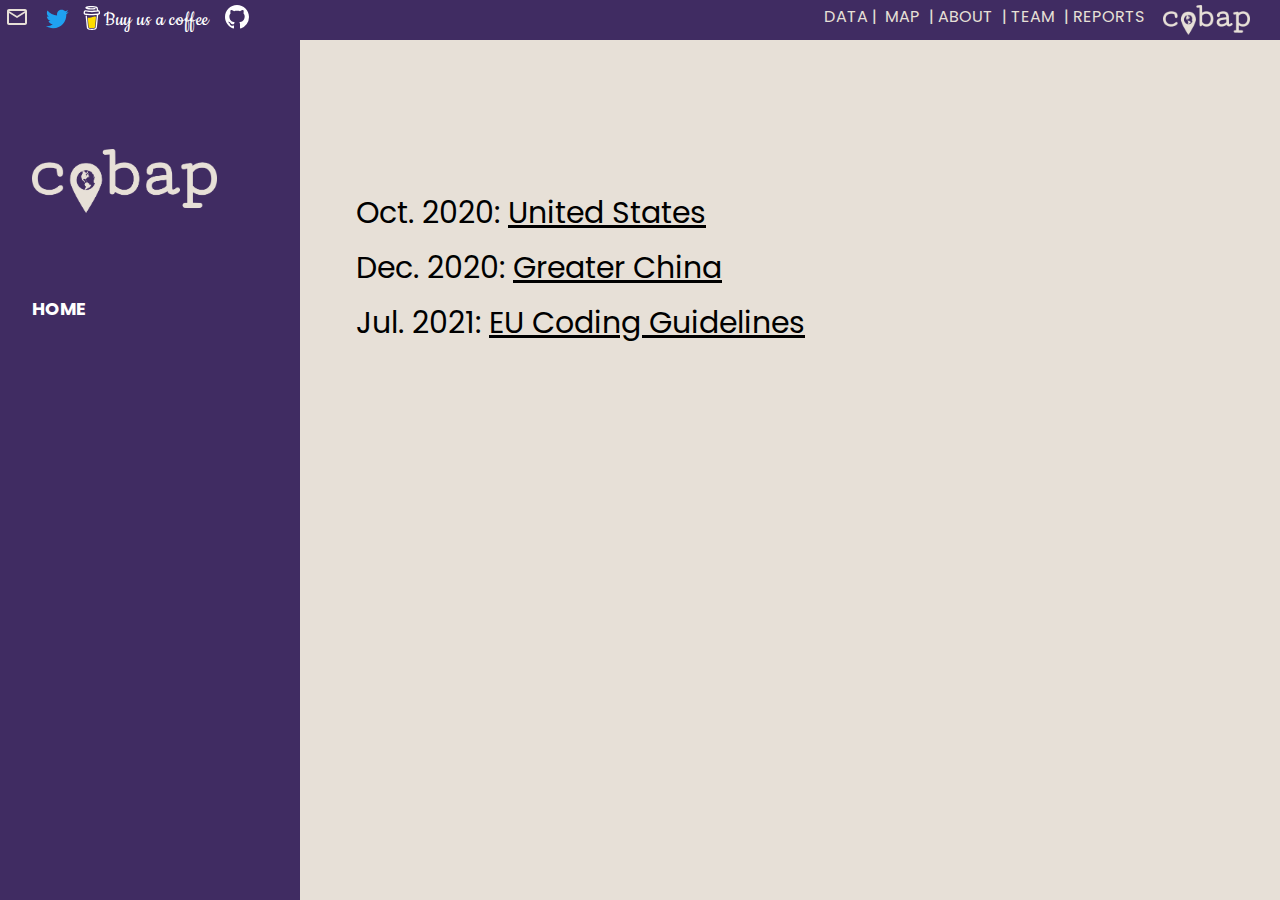
<file: website/reports.html>
﻿<!DOCTYPE html>
<html lang="en">
<script async src="https://www.googletagmanager.com/gtag/js?id=UA-174539863-1"></script>
<script>
  window.dataLayer = window.dataLayer || [];
  function gtag(){dataLayer.push(arguments);}
  gtag('js', new Date());
  gtag('config', 'UA-174539863-1');
</script>
<title>Covid Border Accountability Project</title>
<meta charset="UTF-8">
<link rel="icon" href="favicon.png">
<meta class="top" name="viewport" content="width=device-width, initial-scale=1">
<link rel="stylesheet" href="w3.css">
<link rel="stylesheet" href="https://fonts.googleapis.com/css?family=Poppins">
<script src="https://code.jquery.com/jquery-3.5.1.min.js"></script>
<script> 
$(function(){
  $("#topbar").load("navbar.html"); 
  $("#modal").load("modal.html"); 
});
</script>
<body>
<div id="modal" class="modal"></div>
<div class="topbar" id="topbar"></div>
<nav class="w3-sidebar w3-purple w3-collapse w3-top w3-large w3-padding" style="z-index:3;width:300px;font-weight:bold;" id="mySidebar"><br>
  <a href="javascript:void(0)" onclick="w3_close()" class="w3-button w3-hide-large w3-display-topleft" style="width:100%;font-size:22px">Close Menu</a>
  <div class="w3-container-side">
    <h3 class="w3-padding-64"><img src='logoim.png' style='width:185px'></h3>
  </div>
  <div class="w3-bar-block">
  <a href="http://covidborderaccountability.org/" onclick="w3_close()" class="w3-bar-item w3-button w3-hover-white">HOME</a> 
     </div>
</nav>
<header class="w3-container-side w3-top w3-hide-large w3-purple w3-xlarge w3-padding">
  <a href="javascript:void(0)" class="w3-button w3-purple w3-margin-right" onclick="w3_open()">☰</a>
  <span><img src='logoim.png' style='width:185px'></span>
</header>
<div class="w3-overlay w3-hide-large" onclick="w3_close()" style="cursor:pointer" title="close side menu" id="myOverlay"></div>
<div class="w3-main" style="margin-left:340px;margin-right:40px">
  <a class="top" name="soon"></a>
  <div class="w3-container" id="services" style="height:unset; padding-bottom:250px">
      <h2>Oct. 2020: <a href="usareport.html">United States</a></h2>
      <h2>Dec. 2020: <a href="greaterchinareport.html">Greater China</a></h2>
      <h2>Jul. 2021: <a href="reports/COBAP+EU+Manual.pdf">EU Coding Guidelines</a></h2>

  </div>

</body>
<script>
function w3_open() {
  document.getElementById("mySidebar").style.display = "block";
  document.getElementById("myOverlay").style.display = "block";
}

function w3_close() {
  document.getElementById("mySidebar").style.display = "none";
  document.getElementById("myOverlay").style.display = "none";
}
</script>

</html>
</file>
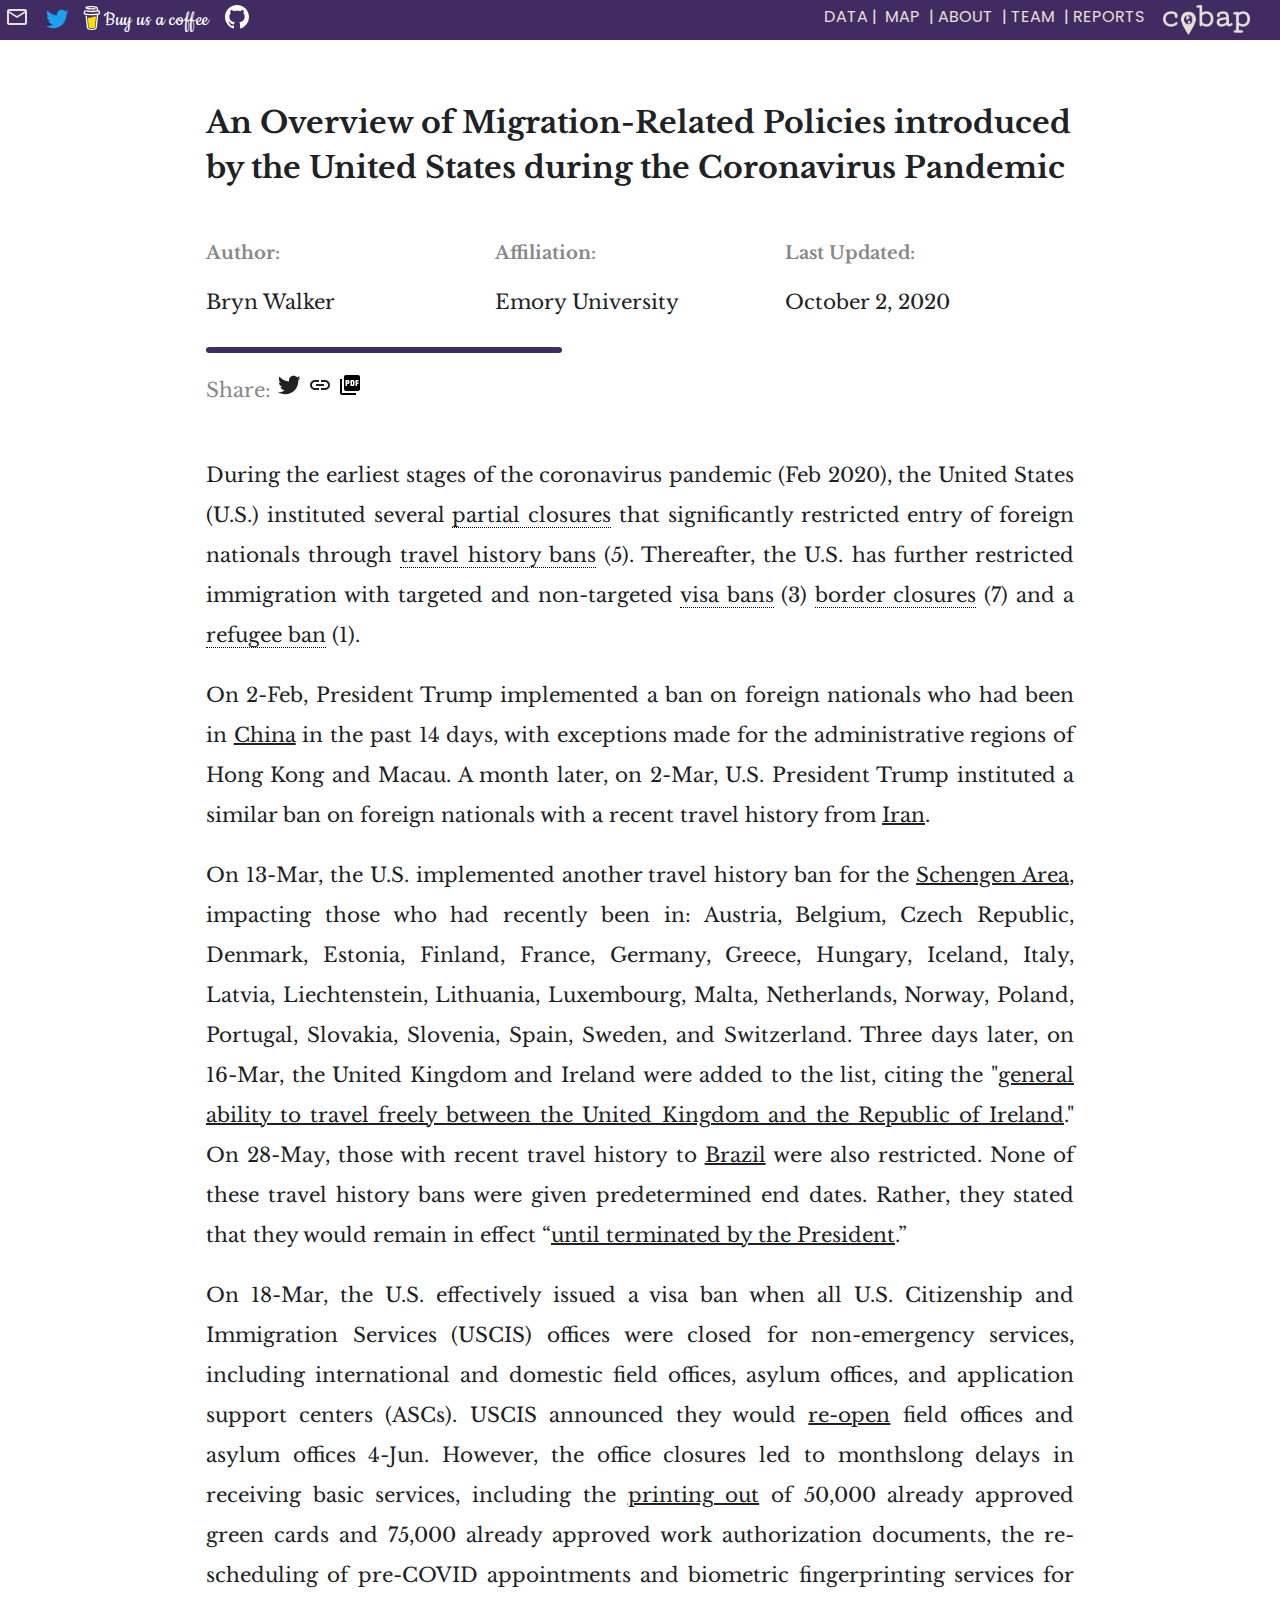
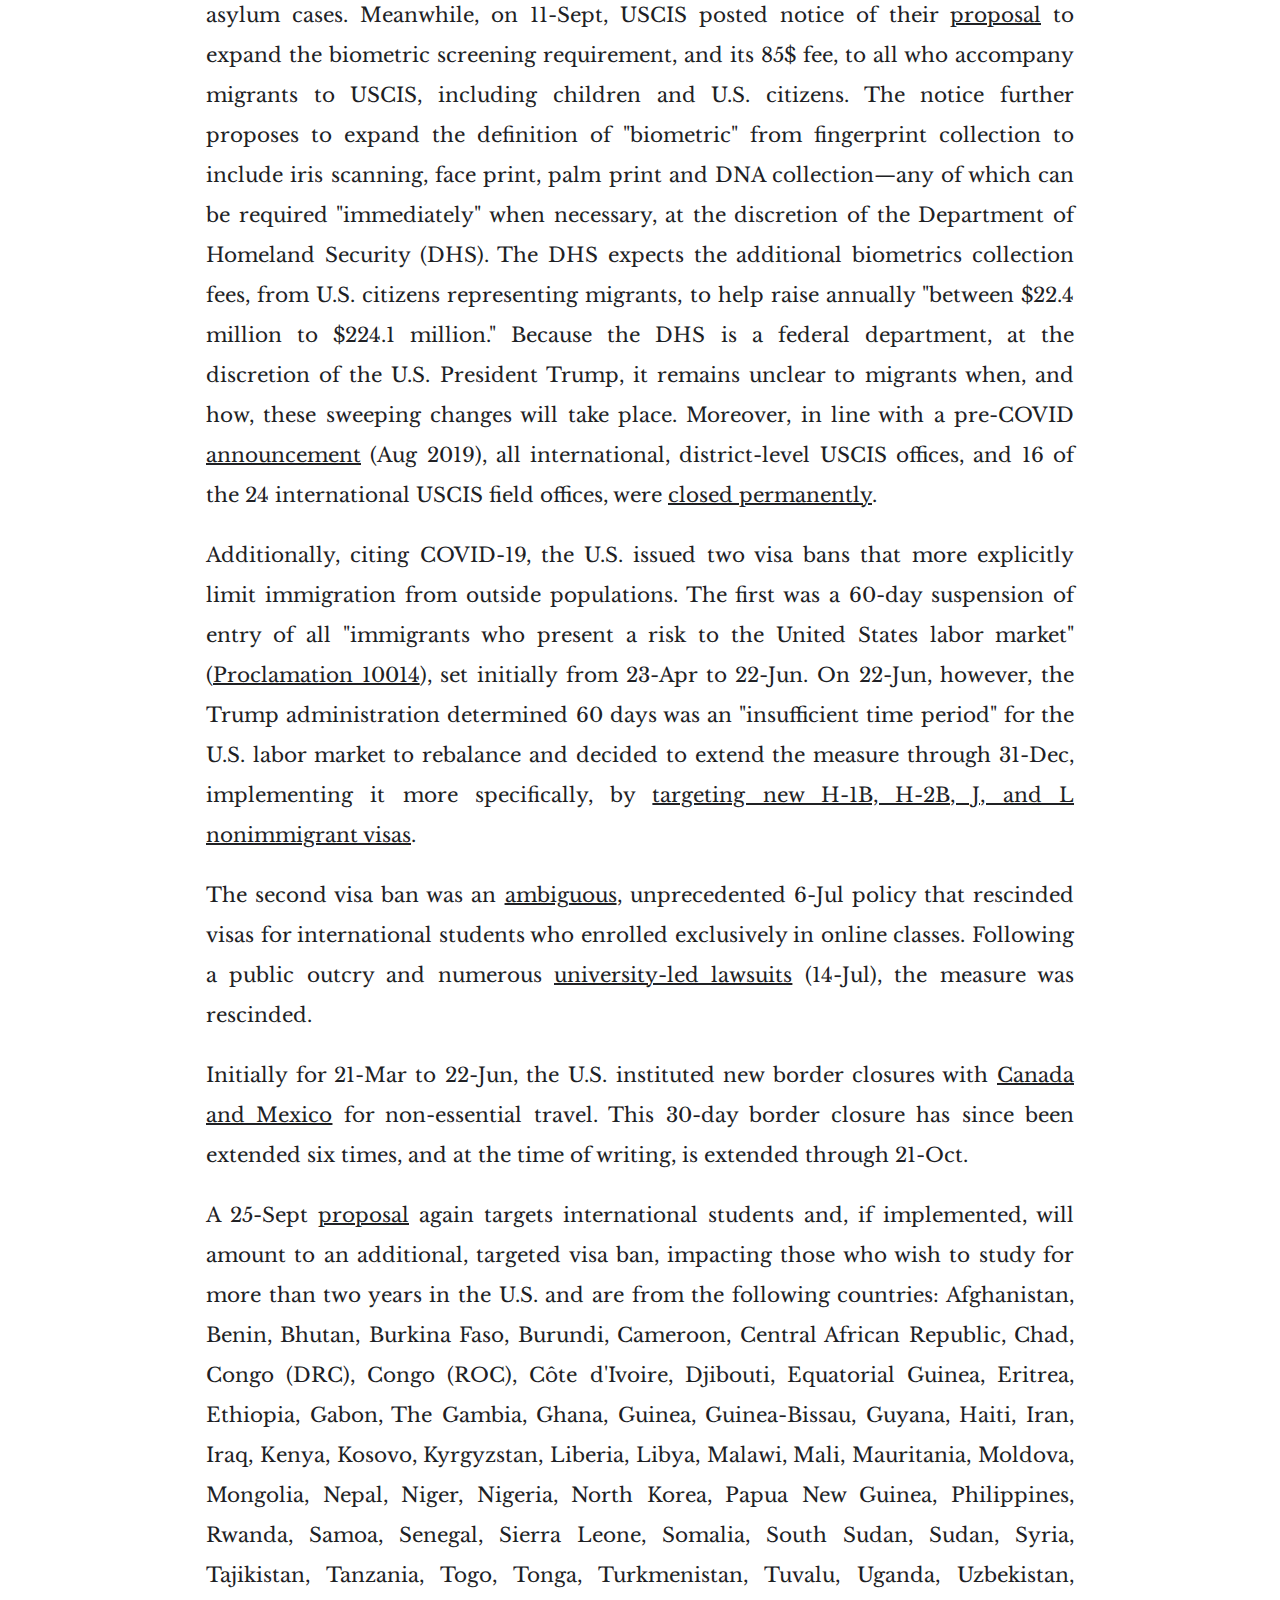
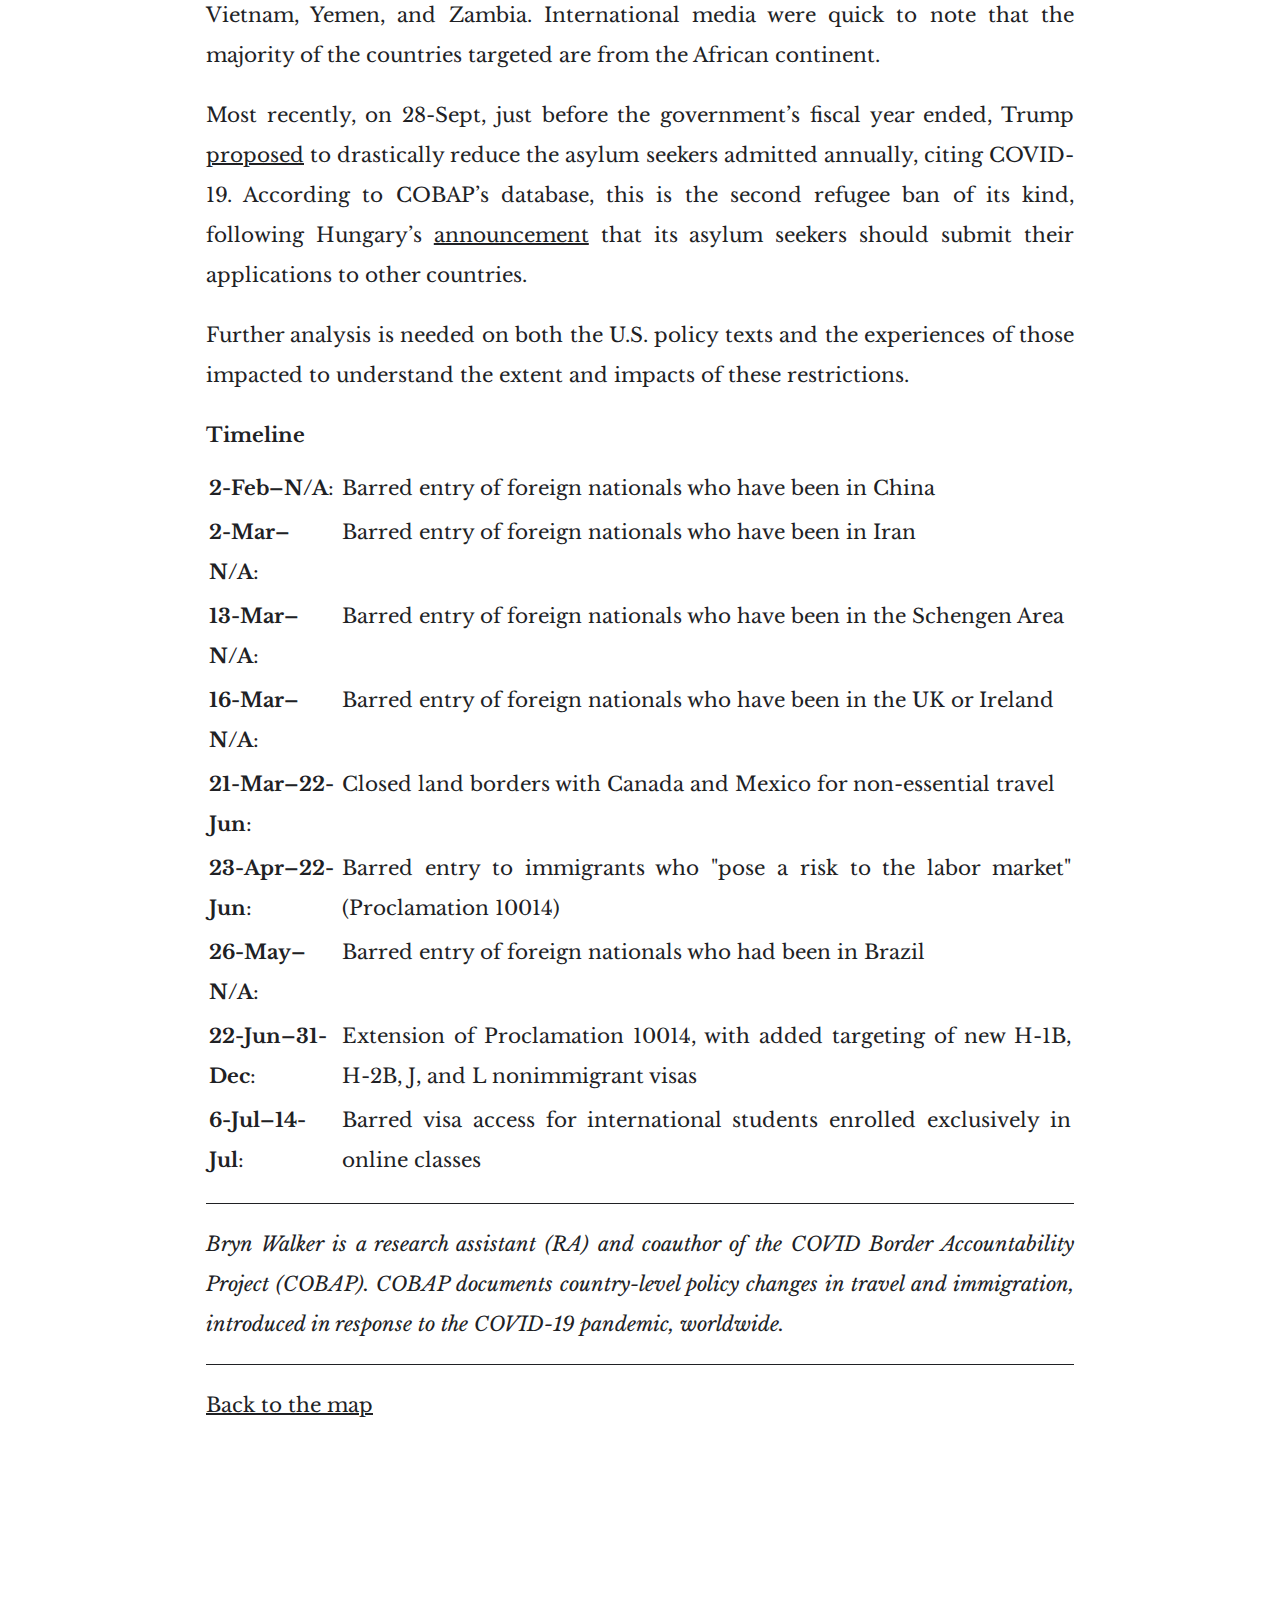
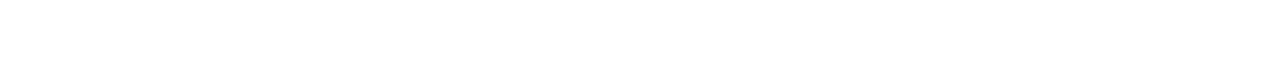
<file: website/usareport.html>
﻿<!DOCTYPE html>
<html lang="en">
<head>
    <script async src="https://www.googletagmanager.com/gtag/js?id=UA-174539863-1"></script>
    <script>
  window.dataLayer = window.dataLayer || [];
  function gtag(){dataLayer.push(arguments);}
  gtag('js', new Date());
  gtag('config', 'UA-174539863-1');
    </script>
    <title>Covid Border Accountability Project</title>
    <meta charset="UTF-8">
    <link rel="icon" href="favicon.png">
    <meta class="top" name="viewport" content="width=device-width, initial-scale=1">
    <link rel="stylesheet" href="w3.css">
    <link rel="stylesheet" href="https://fonts.googleapis.com/css?family=Poppins">
    <link rel="stylesheet" href="https://fonts.googleapis.com/css?family=Libre+Baskerville">
    <script src="https://code.jquery.com/jquery-3.5.1.min.js"></script>
    <script>

$(function(){
  $("#topbar").load("navbar.html");
  $("#modal").load("modal.html");
});
    </script>
<script>
 function copysharelink() {
  var copyText = document.getElementById("sharelink");
  document.getElementById("sharelink").readOnly = false;
  copyText.select();
  copyText.setSelectionRange(0, 99999); /*For mobile devices*/
  document.getElementById("sharelink").readOnly = true;
  document.execCommand("copy");
  document.getElementById("sharetooltext").innerHTML = 'Copied!'
}


</script>

</head>
<body>
    <div id="modal" class="modal"></div>
    <div class="topbar" id="topbar"></div>
    <style>
        body {
            color: #202124;
            background-color: #fff;
            text-align: justify;
        }

        h1, h2, h3, h4, h5, h6 {
            font-family: Baskerville,'Libre Baskerville',sans-serif;
            font-weight: 400;
            margin: 10px 0
        }

        .w3-main {
            font-size: 20px;
            margin-left: auto;
            margin-right: auto;
            width: 900px;
            max-width: 100vw;
            font-family: Baskerville,'Libre Baskerville',sans-serif;
        }
        .maincontent {
            line-height: 2;
        }
        .tooltip {
            position: relative;
            display: inline;
            border-bottom: 1px dotted black;
        }
         .sharetooltip {
            position: relative;
            display: inline;
        }
        .sharetooltip .tooltiptext {
                visibility: hidden;
                background-color: black;
                top: -5px;
                left: 105%;
                width: 150px;
                color: #fff;
                text-align: left;
                padding: 5px 5px;
                border-radius: 6px;
                position: absolute;
                font-size: 14px;
                z-index: 1;
            }

            .sharetooltip:hover .tooltiptext {
                visibility: visible;
            }


            .tooltip .tooltiptext {
                visibility: hidden;
                background-color: black;
                bottom: 100%;
                left: 50%;
                margin-left: -30vh; 
                width: 60vh;
                color: #fff;
                text-align: center;
                padding: 15px;
                border-radius: 6px;
                position: absolute;
                font-size: 16px;
                z-index: 1;
            }

            .tooltip:hover .tooltiptext {
                visibility: visible;
            }

                        tr{
                vertical-align: top;         }
        @media only screen and (max-width: 600px) {
            .w3-main {
                font-size: 14px;
            }

            h1 {
                font-size: 26px;
            }

            h2 {
                font-size: 22px;
            }

            h3 {
                font-size: 20px;
            }

            h4 {
                font-size: 18px;
            }

            h5 {
                font-size: 16px;
            }

        }
    </style>
    <div class="w3-main">
        <a class="top" name="usa"></a>
        <div class="w3-container" id="services" style="height:unset; padding-bottom:250px;padding-top:10vh">

            <h2 style="font-weight: bold;text-align: initial;">An Overview of Migration-Related Policies introduced by the United States during the Coronavirus Pandemic</h2>
            <br />
            <div class="subtitle" style="display: inline-grid;   width:100%;     grid-template-columns: 1fr 1fr 1fr;        ">
                <h5 style="font-weight:bold; color:#888">Author:</h5>
                <h5 style="font-weight:bold; color:#888">Affiliation:</h5>
                <h5 style="font-weight:bold; color:#888">Last Updated:</h5>
                <h4>Bryn Walker</h4>
                <h4>Emory University</h4>
                <h4>October 2, 2020</h4>
            </div>
            <hr style="width:350px;border:3px solid #402c62; background-color: #402c62;" class="w3-round">
            <div class="share" style="color:#888">
                Share: <a href="https://twitter.com/intent/tweet?url=https%3A%2F%2Fcovidborderaccountability.org/greaterchinareport.html&via=cobapteam" target="_blank" rel="noopener noreferrer"><svg xmlns="http://www.w3.org/2000/svg" width="24" height="24" viewBox="0 0 24 24" class="twtr-icon  twtr-color-fill--blue-dark  has-hover"> <path opacity="0" d="M0 0h24v24H0z"></path><path fill="#202124" d="M23.643 4.937c-.835.37-1.732.62-2.675.733.962-.576 1.7-1.49 2.048-2.578-.9.534-1.897.922-2.958 1.13-.85-.904-2.06-1.47-3.4-1.47-2.572 0-4.658 2.086-4.658 4.66 0 .364.042.718.12 1.06-3.873-.195-7.304-2.05-9.602-4.868-.4.69-.63 1.49-.63 2.342 0 1.616.823 3.043 2.072 3.878-.764-.025-1.482-.234-2.11-.583v.06c0 2.257 1.605 4.14 3.737 4.568-.392.106-.803.162-1.227.162-.3 0-.593-.028-.877-.082.593 1.85 2.313 3.198 4.352 3.234-1.595 1.25-3.604 1.995-5.786 1.995-.376 0-.747-.022-1.112-.065 2.062 1.323 4.51 2.093 7.14 2.093 8.57 0 13.255-7.098 13.255-13.254 0-.2-.005-.402-.014-.602.91-.658 1.7-1.477 2.323-2.41z"></path></svg></a><input style="overflow: hidden;height: 1px;width:1px;border:0;padding:0;"type="text" value="https://covidborderaccountability.org/usareport.html" id="sharelink" readonly>
                <span class="sharetooltip"><svg xmlns="http://www.w3.org/2000/svg" width="24" height="24" onclick="copysharelink()" style="cursor: pointer;" viewBox="0 0 24 24"><path fill="#202124" d="M3.9 12c0-1.71 1.39-3.1 3.1-3.1h4V7H7c-2.76 0-5 2.24-5 5s2.24 5 5 5h4v-1.9H7c-1.71 0-3.1-1.39-3.1-3.1zM8 13h8v-2H8v2zm9-6h-4v1.9h4c1.71 0 3.1 1.39 3.1 3.1s-1.39 3.1-3.1 3.1h-4V17h4c2.76 0 5-2.24 5-5s-2.24-5-5-5z"/></svg><span class="tooltiptext" id='sharetooltext'>Copy to Clipboard</span></span>
                <a href="reports/US+Research+Report+COBAP.pdf"><svg xmlns="http://www.w3.org/2000/svg" width="24" height="24" viewBox="0 0 24 24"><path d="M20 2H8c-1.1 0-2 .9-2 2v12c0 1.1.9 2 2 2h12c1.1 0 2-.9 2-2V4c0-1.1-.9-2-2-2zm-8.5 7.5c0 .83-.67 1.5-1.5 1.5H9v2H7.5V7H10c.83 0 1.5.67 1.5 1.5v1zm5 2c0 .83-.67 1.5-1.5 1.5h-2.5V7H15c.83 0 1.5.67 1.5 1.5v3zm4-3H19v1h1.5V11H19v2h-1.5V7h3v1.5zM9 9.5h1v-1H9v1zM4 6H2v14c0 1.1.9 2 2 2h14v-2H4V6zm10 5.5h1v-3h-1v3z"/></svg></a>
            </div>
            <br />
            <div class="maincontent">
                <p>During the earliest stages of the coronavirus pandemic (Feb 2020), the United States (U.S.) instituted several <span class="tooltip">partial closures<span class="tooltiptext">A new policy which restricts access of specific groups of people, whether by certain nationalities, travel histories; those entering through a specified land, sea or air border; OR all land borders closed OR all air borders closed OR all sea borders closed (but not all three)</span></span> that significantly restricted entry of foreign nationals through <span class="tooltip">travel history bans<span class="tooltiptext">A partial closure which bans travelers who, regardless of nationality, have recently travelled  through or from a specified country or group of countries, e.g. for "All travelers who have been to or travelled through China, Hong Kong, Iran, Italy, and Japan are advised to not enter the country, and may be denied entry" </span></span> (5). Thereafter, the U.S. has further restricted immigration with targeted and non-targeted <span class="tooltip">visa bans<span class="tooltiptext">A partial closure which bars access to regular application for new visas, whether impacting all visa seekers or those from specified countries</span></span> (3) <span class="tooltip">border closures<span class="tooltiptext">A partial closure which impacts those entering through a specified land, sea or air border; OR all land borders closed OR all air borders closed OR all sea borders closed (but not all three)</span></span> (7) and a <span class="tooltip">refugee ban<span class="tooltiptext">A partial closure which uses the language of "asylum seekers" and/or "refugee"</span></span> (1). </p>

            <p> On 2-Feb, President Trump implemented a ban on foreign nationals who had been in <a href="https://web.archive.org/web/20200609193251/https://www.whitehouse.gov/presidential-actions/proclamation-suspension-entry-immigrants-nonimmigrants-persons-pose-risk-transmitting-2019-novel-coronavirus/" target="_blank" rel="noopener noreferrer">China</a> in the past 14 days, with exceptions made for the administrative regions of Hong Kong and Macau. A month later, on 2-Mar, U.S. President Trump instituted a similar ban on foreign nationals with a recent travel history from <a href="https://web.archive.org/web/20200610075601/https://www.whitehouse.gov/presidential-actions/proclamation-suspension-entry-immigrants-nonimmigrants-certain-additional-persons-pose-risk-transmitting-coronavirus/">Iran</a>.</p> 

            <p>On 13-Mar, the U.S. implemented another travel history ban for the <a href="https://web.archive.org/web/20200609190905/https://www.whitehouse.gov/presidential-actions/proclamation-suspension-entry-immigrants-nonimmigrants-certain-additional-persons-pose-risk-transmitting-2019-novel-coronavirus/" target="_blank" rel="noopener noreferrer">Schengen Area</a>, impacting those who had recently been in: Austria, Belgium, Czech Republic, Denmark, Estonia, Finland, France, Germany, Greece, Hungary, Iceland, Italy, Latvia, Liechtenstein, Lithuania, Luxembourg, Malta, Netherlands, Norway, Poland, Portugal, Slovakia, Slovenia, Spain, Sweden, and Switzerland. Three days later, on 16-Mar, the United Kingdom and Ireland were added to the list, citing the "<a href="https://web.archive.org/web/20200828225621/https://www.whitehouse.gov/presidential-actions/proclamation-suspension-entry-immigrants-nonimmigrants-certain-additional-persons-pose-risk-transmitting-coronavirus-2/" target="_blank" rel="noopener noreferrer">general ability to travel freely between the United Kingdom and the Republic of Ireland</a>." On 28-May, those with recent travel history to <a href="https://web.archive.org/web/20200629215816/https://www.whitehouse.gov/presidential-actions/proclamation-suspension-entry-immigrants-nonimmigrants-certain-additional-persons-pose-risk-transmitting-novel-coronavirus/" target="_blank" rel="noopener noreferrer">Brazil</a> were also restricted. None of these travel history bans were given predetermined end dates. Rather, they stated that they would remain in effect “<a href="https://web.archive.org/web/20200610075601/https://www.whitehouse.gov/presidential-actions/proclamation-suspension-entry-immigrants-nonimmigrants-certain-additional-persons-pose-risk-transmitting-coronavirus/" target="_blank" rel="noopener noreferrer">until terminated by the President</a>.”</p>


            <p>On 18-Mar, the U.S. effectively issued a visa ban when all U.S. Citizenship and Immigration Services (USCIS) offices were closed for non-emergency services, including international and domestic field offices, asylum offices, and application support centers (ASCs). USCIS announced they would <a href="https://www.uscis.gov/about-us/uscis-response-to-covid-19?fbclid=IwAR22h3fj5meCGQbDhPdiVoq2ktLPGBsfhgoVgRuXcTpmrYm4Tm4LrGtWjyg" target="_blank" rel="noopener noreferrer">re-open</a> field offices and asylum offices 4-Jun. However, the office closures led to monthslong delays in receiving basic services, including the <a href="https://www.natlawreview.com/article/waiting-green-cards" target="_blank" rel="noopener noreferrer">printing out</a> of 50,000 already approved green cards and 75,000 already approved work authorization documents, the re-scheduling of pre-COVID appointments and biometric fingerprinting services for asylum cases. Meanwhile, on 11-Sept, USCIS posted notice of their <a href="https://www.federalregister.gov/documents/2020/09/11/2020-19145/collection-and-use-of-biometrics-by-us-citizenship-and-immigration-services#h-58" target="_blank" rel="noopener noreferrer">proposal</a> to expand the biometric screening requirement, and its 85$ fee, to all who accompany migrants to USCIS, including children and U.S. citizens. The notice further proposes to expand the definition of "biometric" from fingerprint collection to include iris scanning, face print, palm print and DNA collection&mdash;any of which can be required "immediately" when necessary, at the discretion of the Department of Homeland Security (DHS). The DHS expects the additional biometrics collection fees, from U.S. citizens representing migrants, to help raise annually "between $22.4 million to $224.1 million." Because the DHS is a federal department, at the discretion of the U.S. President Trump, it remains unclear to migrants when, and how, these sweeping changes will take place. Moreover, in line with a pre-COVID <a href="https://www.uscis.gov/news/news-releases/uscis-will-adjust-international-footprint-to-seven-locations" target="_blank" rel="noopener noreferrer" target="_blank" rel="noopener noreferrer">announcement</a> (Aug 2019), all international, district-level USCIS offices, and 16 of the 24 international USCIS field offices, were <a href="https://www.uscis.gov/about-us/find-a-uscis-office/international-immigration-offices" target="_blank" rel="noopener noreferrer">closed permanently</a>. </p>

             <p>Additionally, citing COVID-19, the U.S. issued two visa bans that more explicitly limit immigration from outside populations. The first was a 60-day suspension of entry of all "immigrants who present a risk to the United States labor market" (<a href="https://web.archive.org/web/20200609183618/https://www.govinfo.gov/content/pkg/FR-2020-04-27/pdf/2020-09068.pdf" target="_blank" rel="noopener noreferrer">Proclamation 10014</a>), set initially from 23-Apr to 22-Jun. On 22-Jun, however, the Trump administration determined 60 days was an "insufficient time period" for the U.S. labor market to rebalance and decided to extend the measure through 31-Dec, implementing it more specifically, by <a href="https://www.whitehouse.gov/presidential-actions/proclamation-suspending-entry-aliens-present-risk-u-s-labor-market-following-coronavirus-outbreak/" target="_blank" rel="noopener noreferrer">targeting  new H-1B, H-2B, J, and L nonimmigrant visas</a>.</p>

             <p>The second visa ban was an <a href="https://web.archive.org/web/20200716102637/https://www.ice.gov/doclib/sevis/pdf/bcm2007-01.pdf" target="_blank" rel="noopener noreferrer">ambiguous</a>, unprecedented 6-Jul policy that rescinded visas for international students who enrolled exclusively in online classes. Following a public outcry and numerous <a href="https://www.insidehighered.com/quicktakes/2020/07/13/more-lawsuits-challenge-ice-international-student-rule" target="_blank" rel="noopener noreferrer">university-led lawsuits</a> (14-Jul), the measure was rescinded.</p> 

            <p>Initially for 21-Mar to 22-Jun, the U.S. instituted new border closures with <a href="https://web.archive.org/save/https://www.dhs.gov/news/2020/08/14/fact-sheet-dhs-measures-border-limit-further-spread-coronavirus" target="_blank" rel="noopener noreferrer">Canada and Mexico</a> for non-essential travel. This 30-day border closure has since been extended six times, and at the time of writing, is extended through 21-Oct.</p>

            <p>
                A 25-Sept  <a href="https://s3.amazonaws.com/public-inspection.federalregister.gov/2020-20845.pdf" target="_blank" rel="noopener noreferrer">proposal</a> again targets international students and, if implemented, will amount to an additional, targeted visa ban, impacting those who wish to study for more than two years in the U.S. and are from the following countries: Afghanistan, Benin, Bhutan, Burkina Faso, Burundi, Cameroon, Central African Republic, Chad, Congo (DRC), Congo (ROC), Côte d'Ivoire, Djibouti, Equatorial Guinea, Eritrea, Ethiopia, Gabon, The Gambia, Ghana, Guinea, Guinea-Bissau, Guyana, Haiti, Iran, Iraq, Kenya, Kosovo, Kyrgyzstan, Liberia, Libya, Malawi, Mali, Mauritania, Moldova, Mongolia, Nepal, Niger, Nigeria, North Korea, Papua New Guinea, Philippines, Rwanda, Samoa, Senegal, Sierra Leone, Somalia, South Sudan, Sudan, Syria, Tajikistan, Tanzania, Togo, Tonga, Turkmenistan, Tuvalu, Uganda, Uzbekistan, Vietnam, Yemen, and Zambia. International media were quick to note that the majority of the countries targeted are from the African continent.

            </p>

            <p>Most recently, on 28-Sept, just before the government’s fiscal year ended, Trump <a href="https://www.state.gov/transmission-of-the-presidents-report-to-congress-on-the-proposed-refugee-admissions-for-fiscal-year-2021/" target="_blank" rel="noopener noreferrer">proposed</a> to drastically reduce the asylum seekers admitted annually, citing COVID-19. According to COBAP’s database, this is the second refugee ban of its kind, following Hungary’s <a href="https://www.reuters.com/article/us-eu-migration-hungary-ruling/hungary-tightens-asylum-rules-as-it-ends-migrant-detention-zones-idUSKBN22X12X" target="_blank" rel="noopener noreferrer">announcement</a> that its asylum seekers should submit their applications to other countries.</p>

             <p>Further analysis is needed on both the  U.S. policy texts and the experiences of those impacted to understand the extent and impacts of these restrictions. </p>

            <p>
                 <h4 style="font-weight:bold;">Timeline</h4>
                    <table style="width:100%; text-align:vertical;">

                    <tr><td><b>2-Feb&ndash;N/A</b>:</td><td> Barred entry of foreign nationals who have been in China</td></tr>
                    <tr><td><b>2-Mar&ndash;N/A</b>:</td><td> Barred entry of foreign nationals who have been in Iran</td></tr>
                    <tr><td><b>13-Mar&ndash;N/A</b>:</td><td> Barred entry of foreign nationals who have been in the Schengen Area</td></tr>
                    <tr><td><b>16-Mar&ndash;N/A</b>:</td><td> Barred entry of foreign nationals who have been in the UK or Ireland</td></tr>
                    <tr><td><b>21-Mar&ndash;22-Jun</b>:</td><td> Closed land borders with Canada and Mexico for non-essential travel</td></tr>
                    <tr><td><b>23-Apr&ndash;22-Jun</b>:</td><td> Barred entry to immigrants who "pose a risk to the labor market" (Proclamation 10014)</td></tr>
                    <tr><td><b>26-May&ndash;N/A</b>:</td><td> Barred entry of foreign nationals who had been in Brazil</td></tr>
                    <tr><td><b>22-Jun&ndash;31-Dec</b>:</td><td> Extension of Proclamation 10014, with added targeting of new H-1B, H-2B, J, and L nonimmigrant visas</td></tr>
                    <tr><td><b>6-Jul&ndash;14-Jul</b>:</td><td> Barred visa access for international students enrolled exclusively in online classes</td></tr></table>
                    
            </p>
                
                <hr style="border-top: 1px solid #202124;">
                <p><i>Bryn Walker is a research assistant (RA) and coauthor of the COVID Border
Accountability Project (COBAP). COBAP documents country-level policy changes in
travel and immigration, introduced in response to the COVID-19 pandemic,
worldwide.</i></p>
                <hr style="border-top: 1px solid #202124;">
<a href="index.html">Back to the map</a>
</div>
        </div>

</body>
<script>
function w3_open() {
  document.getElementById("mySidebar").style.display = "block";
  document.getElementById("myOverlay").style.display = "block";
}

function w3_close() {
  document.getElementById("mySidebar").style.display = "none";
  document.getElementById("myOverlay").style.display = "none";
}
</script>

</html>
</file>
